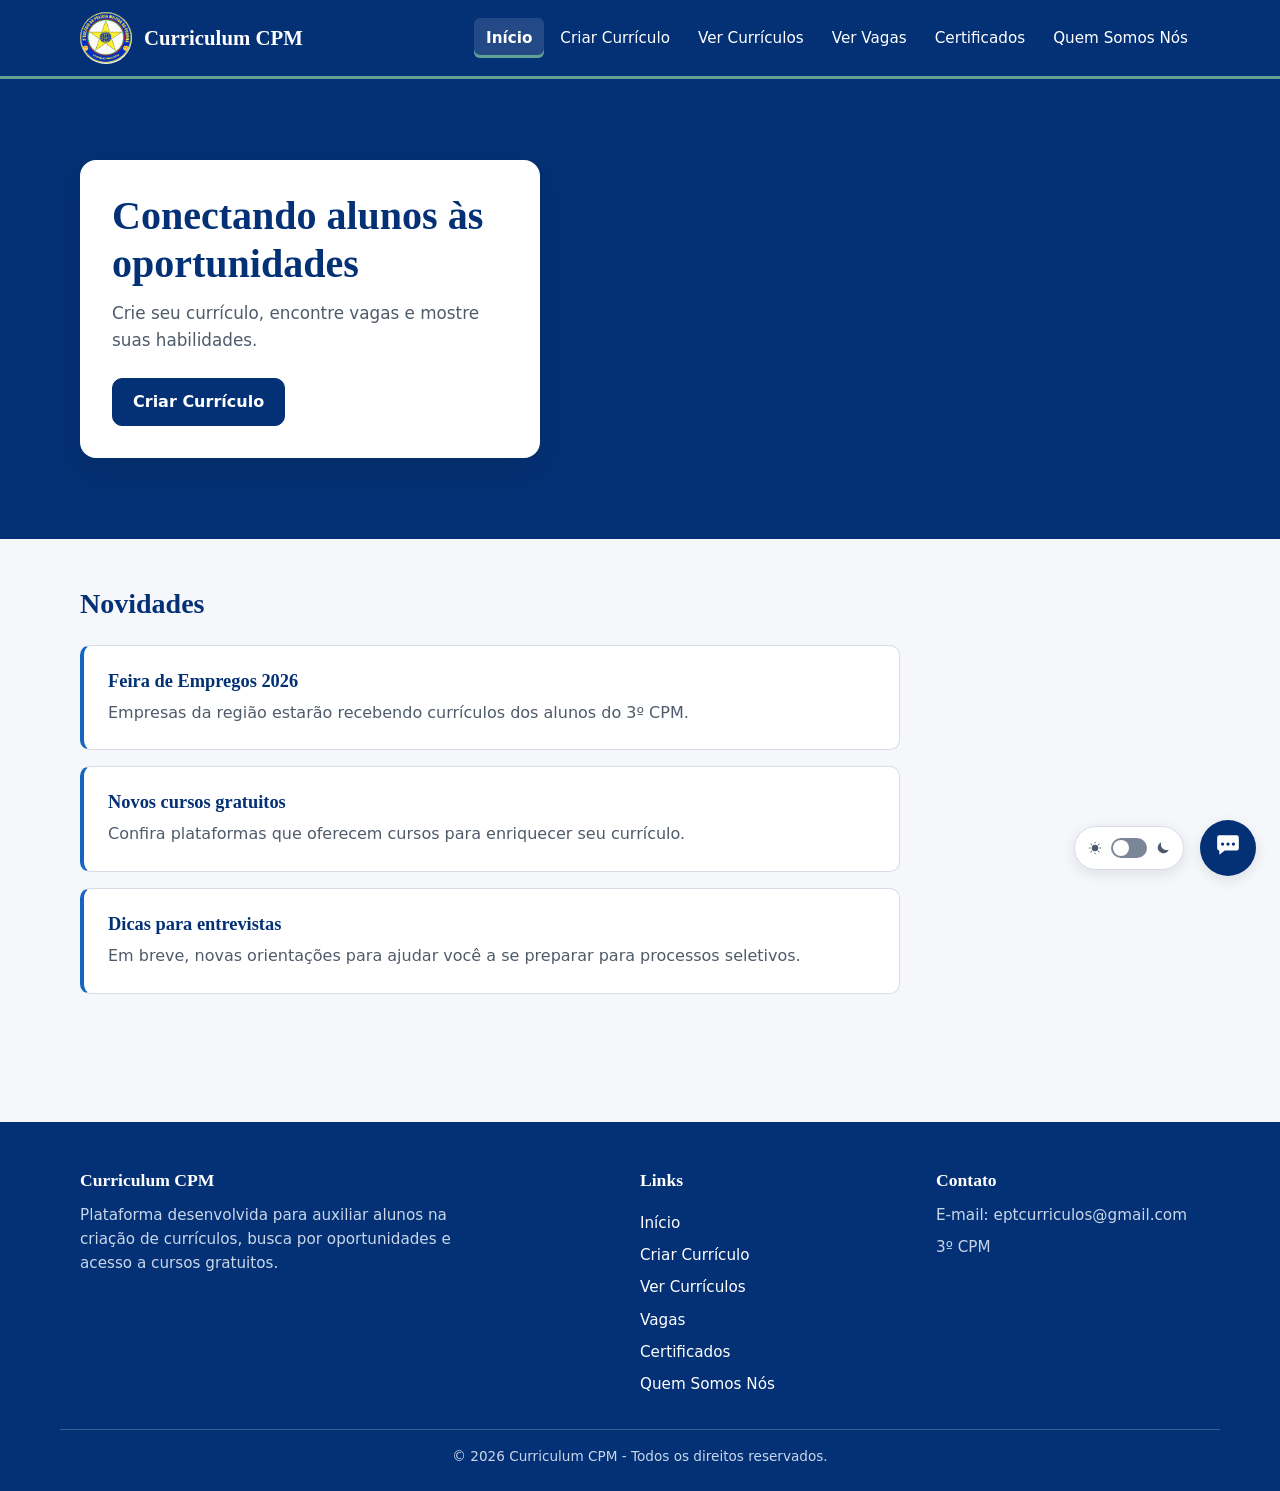
<file: index.html>
<!DOCTYPE html>
<html lang="pt-BR">
<head>
    <meta charset="UTF-8">
    <meta name="viewport" content="width=device-width, initial-scale=1.0">
    <title>Início | Curriculum CPM</title>
  <link rel="stylesheet" href="css/styles.css">
  <link rel="stylesheet" href="css/site-chrome.css">
  <link rel="stylesheet" href="css/chatbot.css">
  <link rel="stylesheet" href="css/inicio.css">
</head>
  <body>
  <script src="js/tema-inicial.js"></script>
  <a class="pular-conteudo" href="#conteudo">Pular para o conteúdo principal</a>
    <header class="site-header">
    <nav class="site-nav" aria-label="Navegação principal">
      <a class="logo" href="index.html">
        <img src="logo3cpm.png" alt="Logo do 3º CPM" width="52" height="52">
        <span>Curriculum CPM</span>
      </a>
      <button class="menu-toggle" type="button" aria-expanded="false" aria-controls="menu-principal" hidden>
        <svg class="icone-abrir" viewBox="0 0 24 24" aria-hidden="true" focusable="false"><path d="M3 6h18v2H3V6Zm0 5h18v2H3v-2Zm0 5h18v2H3v-2Z"/></svg>
        <svg class="icone-fechar" viewBox="0 0 24 24" aria-hidden="true" focusable="false"><path d="m6.4 5 5.6 5.6L17.6 5 19 6.4 13.4 12l5.6 5.6-1.4 1.4-5.6-5.6L6.4 19 5 17.6l5.6-5.6L5 6.4 6.4 5Z"/></svg>
        <span>Menu</span>
      </button>
      <div class="menu" id="menu-principal">
        <a class="ativo" aria-current="page" href="index.html">Início</a>
        <a href="curriculo.html">Criar Currículo</a>
        <a href="vercurriculos.html">Ver Currículos</a>
        <a href="vagas.html">Ver Vagas</a>
        <a href="certificados.html">Certificados</a>
        <a href="quem-somos-nos.html">Quem Somos Nós</a>
      </div>
    </nav>
  </header>

    <main id="conteudo">
      <section class="banner">
        <div class="apresentacao">
          <h1>
            Conectando alunos às oportunidades
          </h1>

          <p>
            Crie seu currículo, encontre vagas e mostre suas habilidades.
          </p>

          <a class="botao-criar-curriculo" href="curriculo.html">Criar Currículo</a>
        </div>
      </section>

      <section class="novidades">
        <h2>Novidades</h2>

        <article class="noticia">
          <h3>Feira de Empregos 2026</h3>
          <p>
            Empresas da região estarão recebendo currículos dos alunos do 3º CPM.
          </p>
        </article>

        <article class="noticia">
          <h3>Novos cursos gratuitos</h3>
          <p>
            Confira plataformas que oferecem cursos para enriquecer seu currículo.
          </p>
        </article>

        <article class="noticia">
          <h3>Dicas para entrevistas</h3>
          <p>
            Em breve, novas orientações para ajudar você a se preparar para processos seletivos.
          </p>
        </article>
      </section>
    </main>

    <footer class="site-footer">
    <div class="footer-container">
      <div class="footer-info">
        <h2 class="footer-titulo">Curriculum CPM</h2>
        <p>Plataforma desenvolvida para auxiliar alunos na criação de currículos, busca por oportunidades e acesso a cursos gratuitos.</p>
      </div>
      <nav class="footer-links" aria-label="Links do rodapé">
        <h2 class="footer-titulo">Links</h2>
        <a href="index.html">Início</a>
        <a href="curriculo.html">Criar Currículo</a>
        <a href="vercurriculos.html">Ver Currículos</a>
        <a href="vagas.html">Vagas</a>
        <a href="certificados.html">Certificados</a>
        <a href="quem-somos-nos.html">Quem Somos Nós</a>
      </nav>
      <div class="footer-contato">
        <h2 class="footer-titulo">Contato</h2>
        <p>E-mail: eptcurriculos@gmail.com</p>
        <p>3º CPM</p>
      </div>
    </div>
    <p class="copyright">© 2026 Curriculum CPM - Todos os direitos reservados.</p>
  </footer>

    <button class="theme-toggle" type="button" aria-label="Modo escuro" aria-pressed="false">
    <span class="theme-icon" aria-hidden="true"><svg viewBox="0 0 24 24" focusable="false"><path d="M12 7a5 5 0 1 0 0 10 5 5 0 0 0 0-10Zm0-5 1 3h-2l1-3Zm0 20-1-3h2l-1 3ZM2 12l3-1v2l-3-1Zm20 0-3 1v-2l3 1ZM4.9 4.9l2.8 1.4-1.4 1.4-1.4-2.8Zm14.2 14.2-2.8-1.4 1.4-1.4 1.4 2.8Zm0-14.2-1.4 2.8-1.4-1.4 2.8-1.4ZM4.9 19.1l1.4-2.8 1.4 1.4-2.8 1.4Z"/></svg></span>
    <span class="theme-track" aria-hidden="true"><span class="theme-thumb"></span></span>
    <span class="theme-icon" aria-hidden="true"><svg viewBox="0 0 24 24" focusable="false"><path d="M20.5 14.5A8.5 8.5 0 0 1 9.5 3.5a8.5 8.5 0 1 0 11 11Z"/></svg></span>
  </button>
    <button class="chatbot" type="button" aria-label="Abrir chat de atendimento"></button>
    <script src="js/menu.js"></script>
  <script src="js/nina-conteudo.js"></script>
  <script src="js/chatbot.js"></script>
    <script src="js/main.js"></script>
  </body>
</html>
</file>
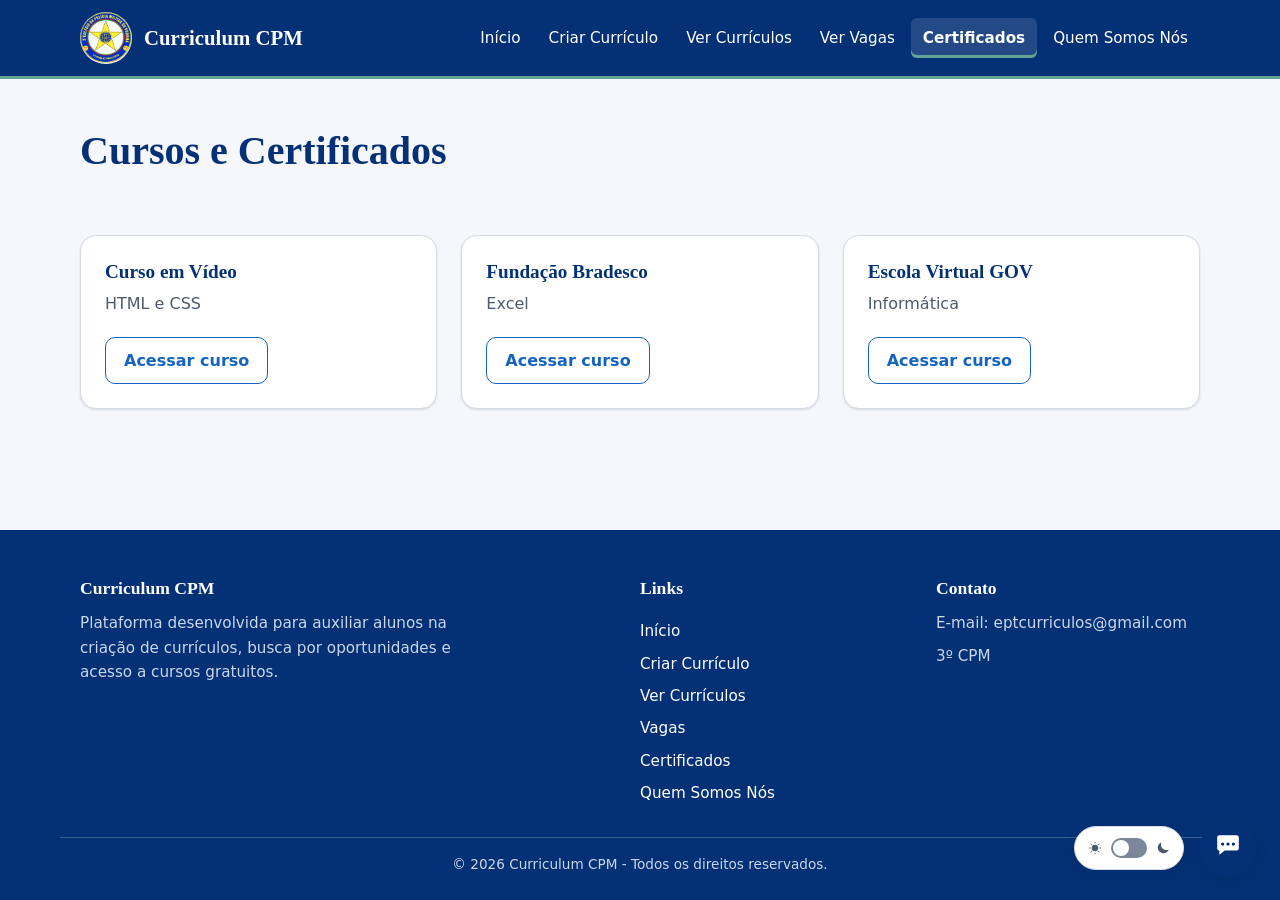
<file: certificados.html>
<!DOCTYPE html>
<html lang="pt-BR">
<head>
  <meta charset="UTF-8">
  <meta name="viewport" content="width=device-width, initial-scale=1.0">
  <title>Cursos e Certificados | Curriculum CPM</title>
  <link rel="stylesheet" href="css/styles.css">
  <link rel="stylesheet" href="css/site-chrome.css">
  <link rel="stylesheet" href="css/chatbot.css">
  <link rel="stylesheet" href="css/oportunidades.css">
</head>
  <body>
  <script src="js/tema-inicial.js"></script>
  <a class="pular-conteudo" href="#conteudo">Pular para o conteúdo principal</a>
    <header class="site-header">
    <nav class="site-nav" aria-label="Navegação principal">
      <a class="logo" href="index.html">
        <img src="logo3cpm.png" alt="Logo do 3º CPM" width="52" height="52">
        <span>Curriculum CPM</span>
      </a>
      <button class="menu-toggle" type="button" aria-expanded="false" aria-controls="menu-principal" hidden>
        <svg class="icone-abrir" viewBox="0 0 24 24" aria-hidden="true" focusable="false"><path d="M3 6h18v2H3V6Zm0 5h18v2H3v-2Zm0 5h18v2H3v-2Z"/></svg>
        <svg class="icone-fechar" viewBox="0 0 24 24" aria-hidden="true" focusable="false"><path d="m6.4 5 5.6 5.6L17.6 5 19 6.4 13.4 12l5.6 5.6-1.4 1.4-5.6-5.6L6.4 19 5 17.6l5.6-5.6L5 6.4 6.4 5Z"/></svg>
        <span>Menu</span>
      </button>
      <div class="menu" id="menu-principal">
        <a href="index.html">Início</a>
        <a href="curriculo.html">Criar Currículo</a>
        <a href="vercurriculos.html">Ver Currículos</a>
        <a href="vagas.html">Ver Vagas</a>
        <a class="ativo" aria-current="page" href="certificados.html">Certificados</a>
        <a href="quem-somos-nos.html">Quem Somos Nós</a>
      </div>
    </nav>
  </header>

    <main id="conteudo">
      <section class="cabecalho-pagina">
        <h1>Cursos e Certificados</h1>
      </section>

      <section class="certificados">
        <div class="card">
          <h2>Curso em Vídeo</h2>
          <p>HTML e CSS</p>
          <a href="https://www.cursoemvideo.com/" target="_blank" rel="noopener">Acessar curso<span class="visualmente-oculto"> de HTML e CSS no Curso em Vídeo</span><span class="visualmente-oculto"> (abre em nova aba)</span></a>
        </div>

        <div class="card">
          <h2>Fundação Bradesco</h2>
          <p>Excel</p>
          <a href="https://www.ev.org.br/areas-de-interesse" target="_blank" rel="noopener">Acessar curso<span class="visualmente-oculto"> de Excel na Fundação Bradesco</span><span class="visualmente-oculto"> (abre em nova aba)</span></a>
        </div>

        <div class="card">
          <h2>Escola Virtual GOV</h2>
          <p>Informática</p>
          <a href="https://aprendamais.mec.gov.br/course/index.php?categoryid=8" target="_blank" rel="noopener">Acessar curso<span class="visualmente-oculto"> de Informática na Escola Virtual GOV</span><span class="visualmente-oculto"> (abre em nova aba)</span></a>
        </div>
      </section>
    </main>

    <footer class="site-footer">
    <div class="footer-container">
      <div class="footer-info">
        <h2 class="footer-titulo">Curriculum CPM</h2>
        <p>Plataforma desenvolvida para auxiliar alunos na criação de currículos, busca por oportunidades e acesso a cursos gratuitos.</p>
      </div>
      <nav class="footer-links" aria-label="Links do rodapé">
        <h2 class="footer-titulo">Links</h2>
        <a href="index.html">Início</a>
        <a href="curriculo.html">Criar Currículo</a>
        <a href="vercurriculos.html">Ver Currículos</a>
        <a href="vagas.html">Vagas</a>
        <a href="certificados.html">Certificados</a>
        <a href="quem-somos-nos.html">Quem Somos Nós</a>
      </nav>
      <div class="footer-contato">
        <h2 class="footer-titulo">Contato</h2>
        <p>E-mail: eptcurriculos@gmail.com</p>
        <p>3º CPM</p>
      </div>
    </div>
    <p class="copyright">© 2026 Curriculum CPM - Todos os direitos reservados.</p>
  </footer>

    <button class="theme-toggle" type="button" aria-label="Modo escuro" aria-pressed="false">
    <span class="theme-icon" aria-hidden="true"><svg viewBox="0 0 24 24" focusable="false"><path d="M12 7a5 5 0 1 0 0 10 5 5 0 0 0 0-10Zm0-5 1 3h-2l1-3Zm0 20-1-3h2l-1 3ZM2 12l3-1v2l-3-1Zm20 0-3 1v-2l3 1ZM4.9 4.9l2.8 1.4-1.4 1.4-1.4-2.8Zm14.2 14.2-2.8-1.4 1.4-1.4 1.4 2.8Zm0-14.2-1.4 2.8-1.4-1.4 2.8-1.4ZM4.9 19.1l1.4-2.8 1.4 1.4-2.8 1.4Z"/></svg></span>
    <span class="theme-track" aria-hidden="true"><span class="theme-thumb"></span></span>
    <span class="theme-icon" aria-hidden="true"><svg viewBox="0 0 24 24" focusable="false"><path d="M20.5 14.5A8.5 8.5 0 0 1 9.5 3.5a8.5 8.5 0 1 0 11 11Z"/></svg></span>
  </button>
    <button class="chatbot" type="button" aria-label="Abrir chat de atendimento"></button>
    <script src="js/menu.js"></script>
  <script src="js/nina-conteudo.js"></script>
  <script src="js/chatbot.js"></script>
    <script src="js/main.js"></script>
  </body>
</html>
</file>
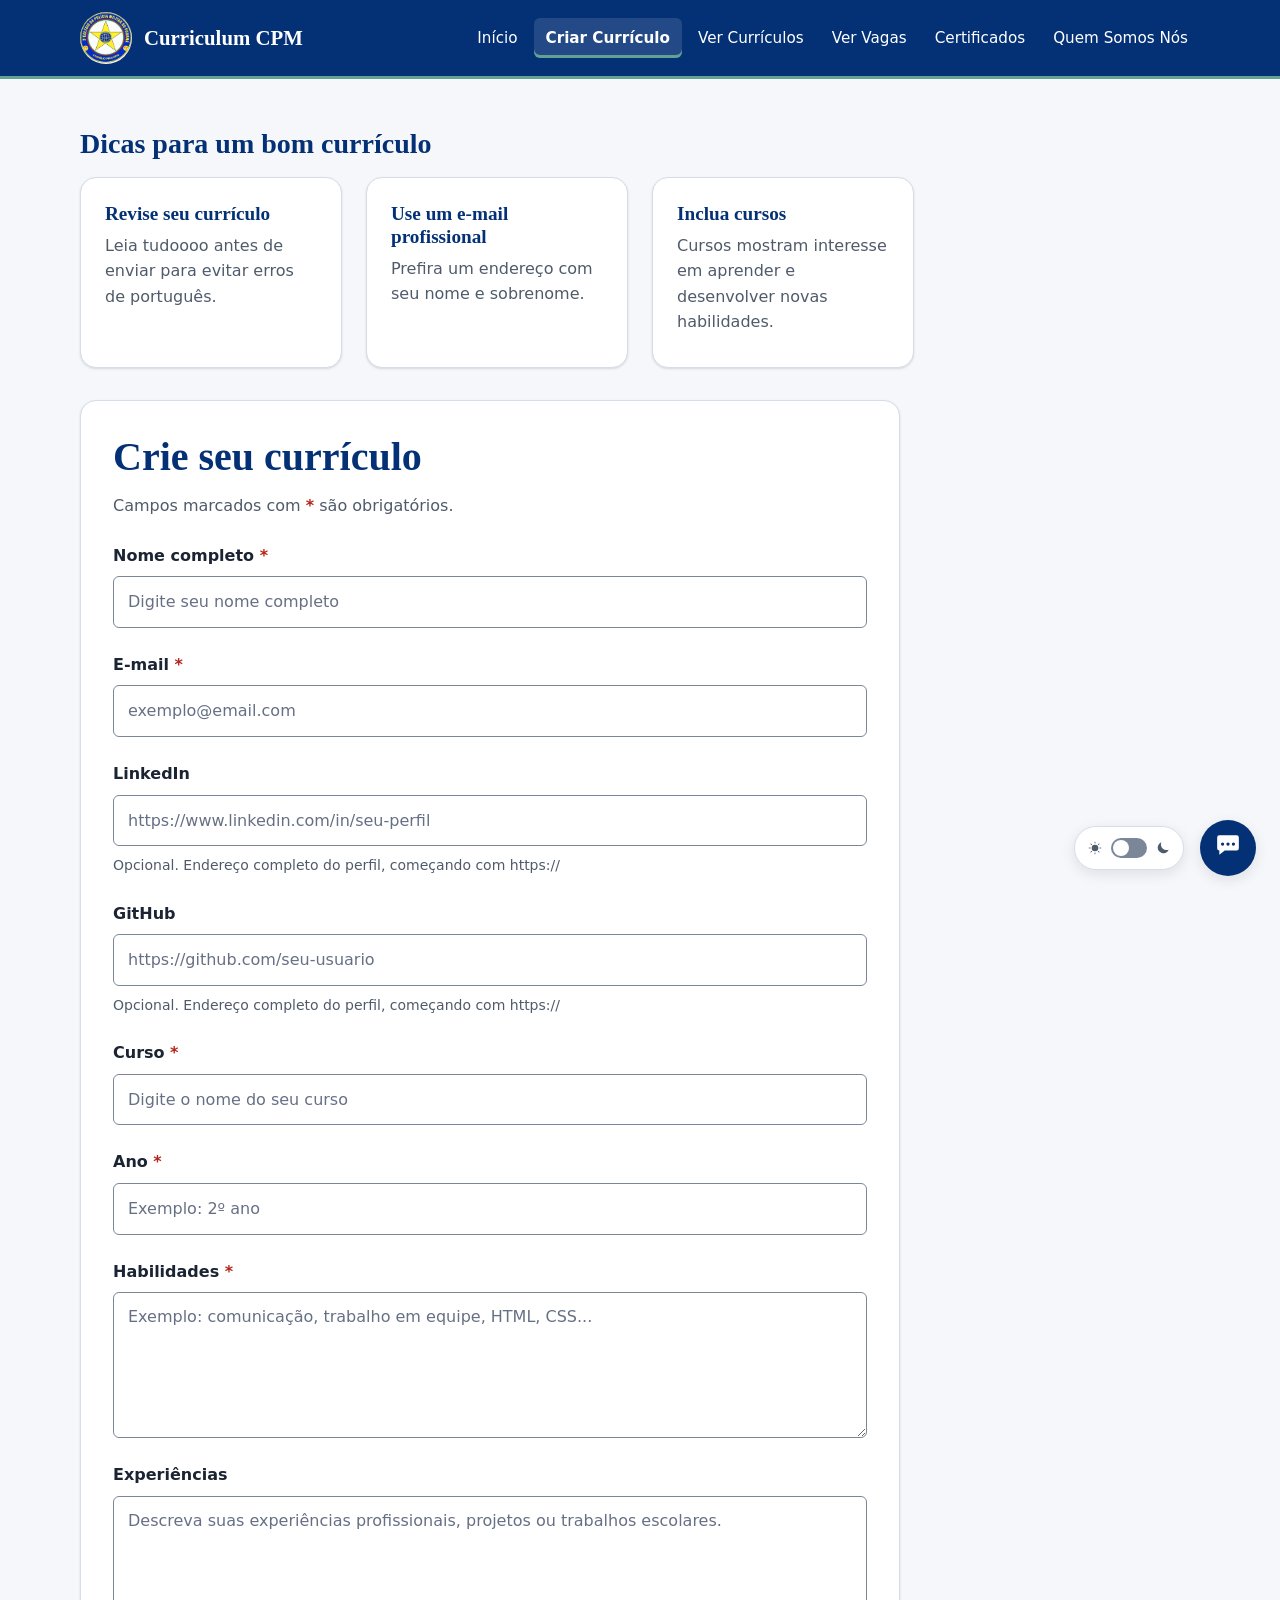
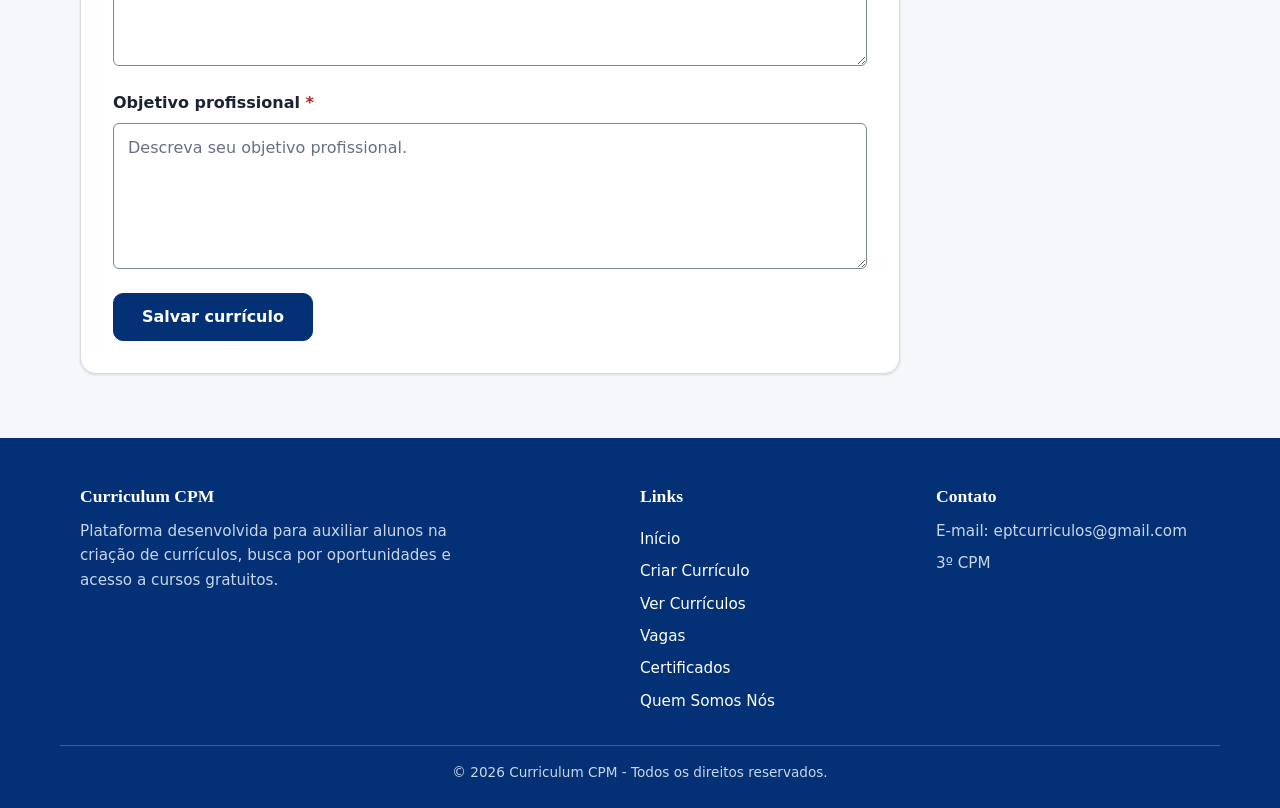
<file: curriculo.html>
<!DOCTYPE html>
<html lang="pt-BR">
<head>
  <meta charset="UTF-8">
  <meta name="viewport" content="width=device-width, initial-scale=1.0">
  <title>Criar Currículo | Curriculum CPM</title>
  <link rel="stylesheet" href="css/styles.css">
  <link rel="stylesheet" href="css/site-chrome.css">
  <link rel="stylesheet" href="css/chatbot.css">
  <link rel="stylesheet" href="css/curriculo.css">
</head>
  <body>
  <script src="js/tema-inicial.js"></script>
  <a class="pular-conteudo" href="#conteudo">Pular para o conteúdo principal</a>
    <header class="site-header">
    <nav class="site-nav" aria-label="Navegação principal">
      <a class="logo" href="index.html">
        <img src="logo3cpm.png" alt="Logo do 3º CPM" width="52" height="52">
        <span>Curriculum CPM</span>
      </a>
      <button class="menu-toggle" type="button" aria-expanded="false" aria-controls="menu-principal" hidden>
        <svg class="icone-abrir" viewBox="0 0 24 24" aria-hidden="true" focusable="false"><path d="M3 6h18v2H3V6Zm0 5h18v2H3v-2Zm0 5h18v2H3v-2Z"/></svg>
        <svg class="icone-fechar" viewBox="0 0 24 24" aria-hidden="true" focusable="false"><path d="m6.4 5 5.6 5.6L17.6 5 19 6.4 13.4 12l5.6 5.6-1.4 1.4-5.6-5.6L6.4 19 5 17.6l5.6-5.6L5 6.4 6.4 5Z"/></svg>
        <span>Menu</span>
      </button>
      <div class="menu" id="menu-principal">
        <a href="index.html">Início</a>
        <a class="ativo" aria-current="page" href="curriculo.html">Criar Currículo</a>
        <a href="vercurriculos.html">Ver Currículos</a>
        <a href="vagas.html">Ver Vagas</a>
        <a href="certificados.html">Certificados</a>
        <a href="quem-somos-nos.html">Quem Somos Nós</a>
      </div>
    </nav>
  </header>

    <main id="conteudo">
      <section class="dicas">
        <h2>Dicas para um bom currículo</h2>

        <div class="cards">
          <div class="card">
            <h3>Revise seu currículo</h3>
            <p>
              Leia tudoooo antes de enviar para evitar erros de português.
            </p>
          </div>

          <div class="card">
            <h3>Use um e-mail profissional</h3>
            <p>
              Prefira um endereço com seu nome e sobrenome.
            </p>
          </div>

          <div class="card">
            <h3>Inclua cursos</h3>
            <p>
              Cursos mostram interesse em aprender e desenvolver novas habilidades.
            </p>
          </div>
        </div>
      </section>

      <section class="curriculo" id="formulario">
        <h1>Crie seu currículo</h1>
        <p class="dica-formulario">Campos marcados com <span class="obrigatorio" aria-hidden="true">*</span><span class="visualmente-oculto">asterisco</span> são obrigatórios.</p>

        <form action="https://formspree.io/f/xeeykpoe" method="POST">
          <label for="nome">Nome completo <span class="obrigatorio" aria-hidden="true">*</span></label>
          <input type="text" id="nome" name="nome_completo" placeholder="Digite seu nome completo" autocomplete="name" required>

          <label for="email">E-mail <span class="obrigatorio" aria-hidden="true">*</span></label>
          <input type="email" id="email" name="email" placeholder="exemplo@email.com" autocomplete="email" required>

          <label for="linkedin">LinkedIn</label>
          <input type="url" id="linkedin" name="linkedin" placeholder="https://www.linkedin.com/in/seu-perfil" autocomplete="url" aria-describedby="dica-linkedin">
          <p class="dica-campo" id="dica-linkedin">Opcional. Endereço completo do perfil, começando com https://</p>

          <label for="github">GitHub</label>
          <input type="url" id="github" name="github" placeholder="https://github.com/seu-usuario" aria-describedby="dica-github">
          <p class="dica-campo" id="dica-github">Opcional. Endereço completo do perfil, começando com https://</p>

          <label for="curso">Curso <span class="obrigatorio" aria-hidden="true">*</span></label>
          <input type="text" id="curso" name="curso" placeholder="Digite o nome do seu curso" required>

          <label for="ano">Ano <span class="obrigatorio" aria-hidden="true">*</span></label>
          <input type="text" id="ano" name="ano" placeholder="Exemplo: 2º ano" required>

          <label for="habilidades">Habilidades <span class="obrigatorio" aria-hidden="true">*</span></label>
          <textarea id="habilidades" name="habilidades" rows="5" placeholder="Exemplo: comunicação, trabalho em equipe, HTML, CSS..." required></textarea>

          <label for="experiencias">Experiências</label>
          <textarea id="experiencias" name="experiencias" rows="6" placeholder="Descreva suas experiências profissionais, projetos ou trabalhos escolares."></textarea>

          <label for="objetivo">Objetivo profissional <span class="obrigatorio" aria-hidden="true">*</span></label>
          <textarea id="objetivo" name="objetivo_profissional" rows="5" placeholder="Descreva seu objetivo profissional." required></textarea>

          <input type="hidden" name="_subject" value="Novo currículo enviado pelo site">

          <button type="submit" class="botao-criar-curriculo">Salvar currículo</button>
        </form>
      </section>
    </main>

    <footer class="site-footer">
    <div class="footer-container">
      <div class="footer-info">
        <h2 class="footer-titulo">Curriculum CPM</h2>
        <p>Plataforma desenvolvida para auxiliar alunos na criação de currículos, busca por oportunidades e acesso a cursos gratuitos.</p>
      </div>
      <nav class="footer-links" aria-label="Links do rodapé">
        <h2 class="footer-titulo">Links</h2>
        <a href="index.html">Início</a>
        <a href="curriculo.html">Criar Currículo</a>
        <a href="vercurriculos.html">Ver Currículos</a>
        <a href="vagas.html">Vagas</a>
        <a href="certificados.html">Certificados</a>
        <a href="quem-somos-nos.html">Quem Somos Nós</a>
      </nav>
      <div class="footer-contato">
        <h2 class="footer-titulo">Contato</h2>
        <p>E-mail: eptcurriculos@gmail.com</p>
        <p>3º CPM</p>
      </div>
    </div>
    <p class="copyright">© 2026 Curriculum CPM - Todos os direitos reservados.</p>
  </footer>

    <button class="theme-toggle" type="button" aria-label="Modo escuro" aria-pressed="false">
    <span class="theme-icon" aria-hidden="true"><svg viewBox="0 0 24 24" focusable="false"><path d="M12 7a5 5 0 1 0 0 10 5 5 0 0 0 0-10Zm0-5 1 3h-2l1-3Zm0 20-1-3h2l-1 3ZM2 12l3-1v2l-3-1Zm20 0-3 1v-2l3 1ZM4.9 4.9l2.8 1.4-1.4 1.4-1.4-2.8Zm14.2 14.2-2.8-1.4 1.4-1.4 1.4 2.8Zm0-14.2-1.4 2.8-1.4-1.4 2.8-1.4ZM4.9 19.1l1.4-2.8 1.4 1.4-2.8 1.4Z"/></svg></span>
    <span class="theme-track" aria-hidden="true"><span class="theme-thumb"></span></span>
    <span class="theme-icon" aria-hidden="true"><svg viewBox="0 0 24 24" focusable="false"><path d="M20.5 14.5A8.5 8.5 0 0 1 9.5 3.5a8.5 8.5 0 1 0 11 11Z"/></svg></span>
  </button>
    <button class="chatbot" type="button" aria-label="Abrir chat de atendimento"></button>
    <script src="js/menu.js"></script>
  <script src="js/nina-conteudo.js"></script>
  <script src="js/chatbot.js"></script>
    <script src="js/main.js"></script>
  </body>
</html>
</file>
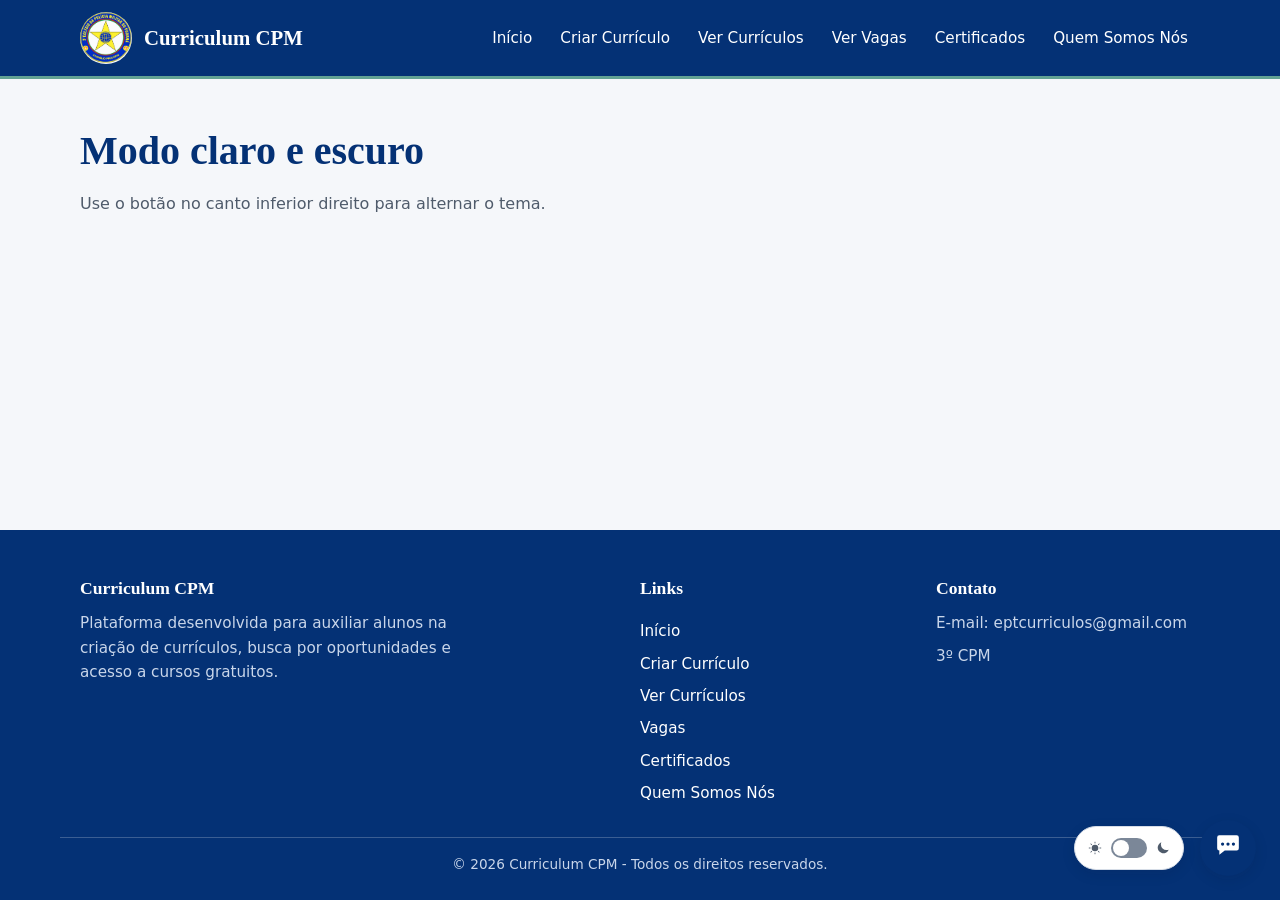
<file: dark_light.html>
<!DOCTYPE html>
<html lang="pt-BR">
<head>
    <meta charset="UTF-8">
    <meta name="viewport" content="width=device-width, initial-scale=1.0">
  <link rel="stylesheet" href="css/styles.css">
  <link rel="stylesheet" href="css/site-chrome.css">
  <link rel="stylesheet" href="css/chatbot.css">
  <link rel="stylesheet" href="css/dark_light.css">
    <title>Modo claro e escuro | Curriculum CPM</title>
</head>
<body>
  <script src="js/tema-inicial.js"></script>
  <a class="pular-conteudo" href="#conteudo">Pular para o conteúdo principal</a>
    <header class="site-header">
    <nav class="site-nav" aria-label="Navegação principal">
      <a class="logo" href="index.html">
        <img src="logo3cpm.png" alt="Logo do 3º CPM" width="52" height="52">
        <span>Curriculum CPM</span>
      </a>
      <button class="menu-toggle" type="button" aria-expanded="false" aria-controls="menu-principal" hidden>
        <svg class="icone-abrir" viewBox="0 0 24 24" aria-hidden="true" focusable="false"><path d="M3 6h18v2H3V6Zm0 5h18v2H3v-2Zm0 5h18v2H3v-2Z"/></svg>
        <svg class="icone-fechar" viewBox="0 0 24 24" aria-hidden="true" focusable="false"><path d="m6.4 5 5.6 5.6L17.6 5 19 6.4 13.4 12l5.6 5.6-1.4 1.4-5.6-5.6L6.4 19 5 17.6l5.6-5.6L5 6.4 6.4 5Z"/></svg>
        <span>Menu</span>
      </button>
      <div class="menu" id="menu-principal">
        <a href="index.html">Início</a>
        <a href="curriculo.html">Criar Currículo</a>
        <a href="vercurriculos.html">Ver Currículos</a>
        <a href="vagas.html">Ver Vagas</a>
        <a href="certificados.html">Certificados</a>
        <a href="quem-somos-nos.html">Quem Somos Nós</a>
      </div>
    </nav>
  </header>
    <main id="conteudo"><section class="explicacao-tema"><h1>Modo claro e escuro</h1><p>Use o botão no canto inferior direito para alternar o tema.</p></section></main>
    <footer class="site-footer">
    <div class="footer-container">
      <div class="footer-info">
        <h2 class="footer-titulo">Curriculum CPM</h2>
        <p>Plataforma desenvolvida para auxiliar alunos na criação de currículos, busca por oportunidades e acesso a cursos gratuitos.</p>
      </div>
      <nav class="footer-links" aria-label="Links do rodapé">
        <h2 class="footer-titulo">Links</h2>
        <a href="index.html">Início</a>
        <a href="curriculo.html">Criar Currículo</a>
        <a href="vercurriculos.html">Ver Currículos</a>
        <a href="vagas.html">Vagas</a>
        <a href="certificados.html">Certificados</a>
        <a href="quem-somos-nos.html">Quem Somos Nós</a>
      </nav>
      <div class="footer-contato">
        <h2 class="footer-titulo">Contato</h2>
        <p>E-mail: eptcurriculos@gmail.com</p>
        <p>3º CPM</p>
      </div>
    </div>
    <p class="copyright">© 2026 Curriculum CPM - Todos os direitos reservados.</p>
  </footer>

    <button class="theme-toggle" type="button" aria-label="Modo escuro" aria-pressed="false">
    <span class="theme-icon" aria-hidden="true"><svg viewBox="0 0 24 24" focusable="false"><path d="M12 7a5 5 0 1 0 0 10 5 5 0 0 0 0-10Zm0-5 1 3h-2l1-3Zm0 20-1-3h2l-1 3ZM2 12l3-1v2l-3-1Zm20 0-3 1v-2l3 1ZM4.9 4.9l2.8 1.4-1.4 1.4-1.4-2.8Zm14.2 14.2-2.8-1.4 1.4-1.4 1.4 2.8Zm0-14.2-1.4 2.8-1.4-1.4 2.8-1.4ZM4.9 19.1l1.4-2.8 1.4 1.4-2.8 1.4Z"/></svg></span>
    <span class="theme-track" aria-hidden="true"><span class="theme-thumb"></span></span>
    <span class="theme-icon" aria-hidden="true"><svg viewBox="0 0 24 24" focusable="false"><path d="M20.5 14.5A8.5 8.5 0 0 1 9.5 3.5a8.5 8.5 0 1 0 11 11Z"/></svg></span>
  </button>
    <button class="chatbot" type="button" aria-label="Abrir chat de atendimento"></button>
    <script src="js/menu.js"></script>
  <script src="js/nina-conteudo.js"></script>
  <script src="js/chatbot.js"></script>
    <script src="js/main.js"></script>
</body>
</html>
</file>
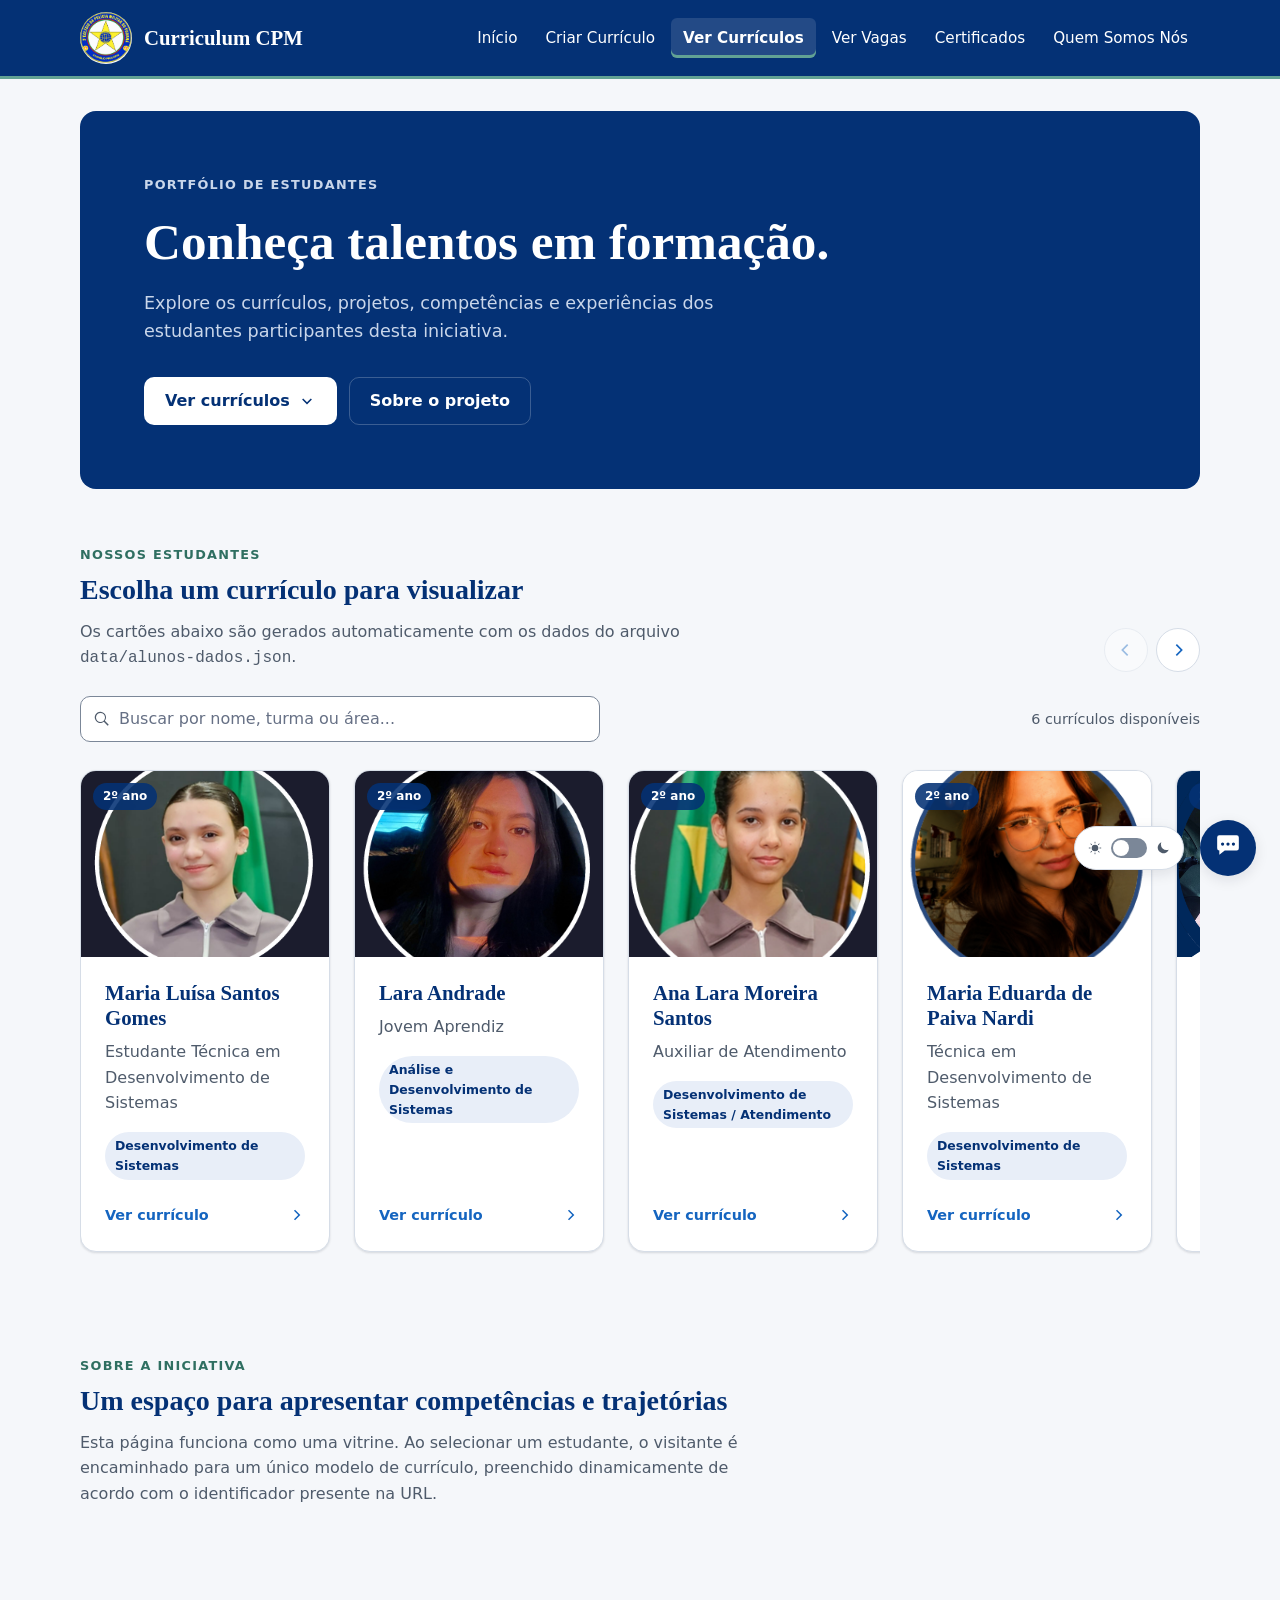
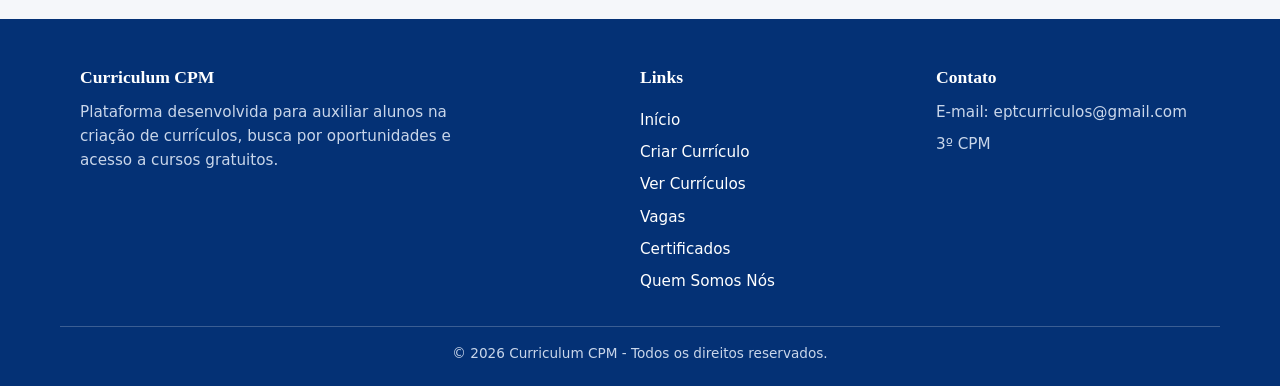
<file: modelo-curriculos.html>
<!DOCTYPE html>
<html lang="pt-BR">
<head>
  <meta charset="UTF-8">
  <meta name="viewport" content="width=device-width, initial-scale=1.0">
  <meta
    name="description"
    content="Vitrine de currículos de estudantes do projeto."
  >
  <title>Modelos de Currículo | Curriculum CPM</title>

  <link rel="stylesheet" href="css/styles.css">
  <link rel="stylesheet" href="css/site-chrome.css">
  <link rel="stylesheet" href="css/chatbot.css">
  <link rel="stylesheet" href="css/modelo-curriculos.css">
</head>

<body>
  <script src="js/tema-inicial.js"></script>
  <a class="pular-conteudo" href="#conteudo">Pular para o conteúdo principal</a>
  <header class="site-header">
    <nav class="site-nav" aria-label="Navegação principal">
      <a class="logo" href="index.html">
        <img src="logo3cpm.png" alt="Logo do 3º CPM" width="52" height="52">
        <span>Curriculum CPM</span>
      </a>
      <button class="menu-toggle" type="button" aria-expanded="false" aria-controls="menu-principal" hidden>
        <svg class="icone-abrir" viewBox="0 0 24 24" aria-hidden="true" focusable="false"><path d="M3 6h18v2H3V6Zm0 5h18v2H3v-2Zm0 5h18v2H3v-2Z"/></svg>
        <svg class="icone-fechar" viewBox="0 0 24 24" aria-hidden="true" focusable="false"><path d="m6.4 5 5.6 5.6L17.6 5 19 6.4 13.4 12l5.6 5.6-1.4 1.4-5.6-5.6L6.4 19 5 17.6l5.6-5.6L5 6.4 6.4 5Z"/></svg>
        <span>Menu</span>
      </button>
      <div class="menu" id="menu-principal">
        <a href="index.html">Início</a>
        <a href="curriculo.html">Criar Currículo</a>
        <a class="ativo" aria-current="page" href="vercurriculos.html">Ver Currículos</a>
        <a href="vagas.html">Ver Vagas</a>
        <a href="certificados.html">Certificados</a>
        <a href="quem-somos-nos.html">Quem Somos Nós</a>
      </div>
    </nav>
  </header>

  <main id="conteudo">
    <section class="hero">
      <div class="container">
        <div class="hero-panel">
          <div class="hero-content">
            <p class="eyebrow">Portfólio de estudantes</p>
            <h1>Conheça talentos em formação.</h1>
            <p class="hero-description">
              Explore os currículos, projetos, competências e experiências dos estudantes
              participantes desta iniciativa.
            </p>

            <div class="hero-actions">
              <a class="button button-primary" href="#curriculos">
                Ver currículos
                <svg viewBox="0 0 24 24" aria-hidden="true">
                  <path d="M12 16.5 5.5 10l1.4-1.4 5.1 5.1 5.1-5.1 1.4 1.4-6.5 6.5Z"/>
                </svg>
              </a>

              <a class="button button-secondary" href="#sobre-projeto">
                Sobre o projeto
              </a>
            </div>
          </div>
        </div>
      </div>
    </section>

    <section id="curriculos" class="students-section" aria-labelledby="titulo-curriculos">
      <div class="container">
        <div class="section-heading">
          <div class="section-heading-copy">
            <p class="section-kicker">Nossos estudantes</p>
            <h2 id="titulo-curriculos">Escolha um currículo para visualizar</h2>
            <p class="section-description">
              Os cartões abaixo são gerados automaticamente com os dados do arquivo
              <code>data/alunos-dados.json</code>.
            </p>
          </div>

          <div class="carousel-actions" role="group" aria-label="Controles do carrossel">
            <button
              id="btn-anterior"
              class="carousel-button"
              type="button"
              aria-label="Mostrar currículos anteriores"
            >
              <svg viewBox="0 0 24 24" aria-hidden="true">
                <path d="m14.7 6.3-1.4-1.4L6.2 12l7.1 7.1 1.4-1.4L9 12l5.7-5.7Z"/>
              </svg>
            </button>

            <button
              id="btn-proximo"
              class="carousel-button"
              type="button"
              aria-label="Mostrar próximos currículos"
            >
              <svg viewBox="0 0 24 24" aria-hidden="true">
                <path d="m9.3 17.7 1.4 1.4 7.1-7.1-7.1-7.1-1.4 1.4L15 12l-5.7 5.7Z"/>
              </svg>
            </button>
          </div>
        </div>

        <div class="toolbar">
          <label class="search-box" for="busca-aluno">
            <svg viewBox="0 0 24 24" aria-hidden="true">
              <path d="m21 19.6-5.2-5.2a7.5 7.5 0 1 0-1.4 1.4l5.2 5.2 1.4-1.4ZM4 10a6 6 0 1 1 12 0 6 6 0 0 1-12 0Z"/>
            </svg>
            <input
              id="busca-aluno"
              aria-label="Buscar por nome, turma ou área"
              type="search"
              placeholder="Buscar por nome, turma ou área..."
              autocomplete="off"
            >
          </label>

          <p id="status-resultados" class="results-status" aria-live="polite">
            Carregando currículos...
          </p>
        </div>

        <div class="carousel">
          <div
            id="lista-alunos"
            class="carousel-track"
            role="region"
            aria-label="Lista de currículos"
            tabindex="0"
          ></div>
        </div>

        <div id="mensagem-vazia" class="message" role="status">
          <strong>Nenhum estudante encontrado.</strong>
          Tente pesquisar usando outro nome, turma ou área de interesse.
        </div>

        <p id="aviso-dados" class="data-warning">
          O arquivo <strong>data/alunos-dados.json</strong> não pôde ser carregado.
          Dados de demonstração foram exibidos. Recarregue a página para tentar de novo.
        </p>
      </div>
    </section>

    <section id="sobre-projeto" class="students-section" aria-labelledby="titulo-projeto">
      <div class="container">
        <div class="section-heading-copy">
          <p class="section-kicker">Sobre a iniciativa</p>
          <h2 id="titulo-projeto">Um espaço para apresentar competências e trajetórias</h2>
          <p class="section-description">
            Esta página funciona como uma vitrine. Ao selecionar um estudante,
            o visitante é encaminhado para um único modelo de currículo, preenchido
            dinamicamente de acordo com o identificador presente na URL.
          </p>
        </div>
      </div>
    </section>
  </main>

  <footer class="site-footer">
    <div class="footer-container">
      <div class="footer-info">
        <h2 class="footer-titulo">Curriculum CPM</h2>
        <p>Plataforma desenvolvida para auxiliar alunos na criação de currículos, busca por oportunidades e acesso a cursos gratuitos.</p>
      </div>
      <nav class="footer-links" aria-label="Links do rodapé">
        <h2 class="footer-titulo">Links</h2>
        <a href="index.html">Início</a>
        <a href="curriculo.html">Criar Currículo</a>
        <a href="vercurriculos.html">Ver Currículos</a>
        <a href="vagas.html">Vagas</a>
        <a href="certificados.html">Certificados</a>
        <a href="quem-somos-nos.html">Quem Somos Nós</a>
      </nav>
      <div class="footer-contato">
        <h2 class="footer-titulo">Contato</h2>
        <p>E-mail: eptcurriculos@gmail.com</p>
        <p>3º CPM</p>
      </div>
    </div>
    <p class="copyright">© 2026 Curriculum CPM - Todos os direitos reservados.</p>
  </footer>

  <script src="js/modelo-curriculos.js"></script>
  <button class="theme-toggle" type="button" aria-label="Modo escuro" aria-pressed="false">
    <span class="theme-icon" aria-hidden="true"><svg viewBox="0 0 24 24" focusable="false"><path d="M12 7a5 5 0 1 0 0 10 5 5 0 0 0 0-10Zm0-5 1 3h-2l1-3Zm0 20-1-3h2l-1 3ZM2 12l3-1v2l-3-1Zm20 0-3 1v-2l3 1ZM4.9 4.9l2.8 1.4-1.4 1.4-1.4-2.8Zm14.2 14.2-2.8-1.4 1.4-1.4 1.4 2.8Zm0-14.2-1.4 2.8-1.4-1.4 2.8-1.4ZM4.9 19.1l1.4-2.8 1.4 1.4-2.8 1.4Z"/></svg></span>
    <span class="theme-track" aria-hidden="true"><span class="theme-thumb"></span></span>
    <span class="theme-icon" aria-hidden="true"><svg viewBox="0 0 24 24" focusable="false"><path d="M20.5 14.5A8.5 8.5 0 0 1 9.5 3.5a8.5 8.5 0 1 0 11 11Z"/></svg></span>
  </button>
  <button class="chatbot" type="button" aria-label="Abrir chat de atendimento"></button>
  <script src="js/menu.js"></script>
  <script src="js/nina-conteudo.js"></script>
  <script src="js/chatbot.js"></script>
  <script src="js/main.js"></script>
</body>
</html>
</file>
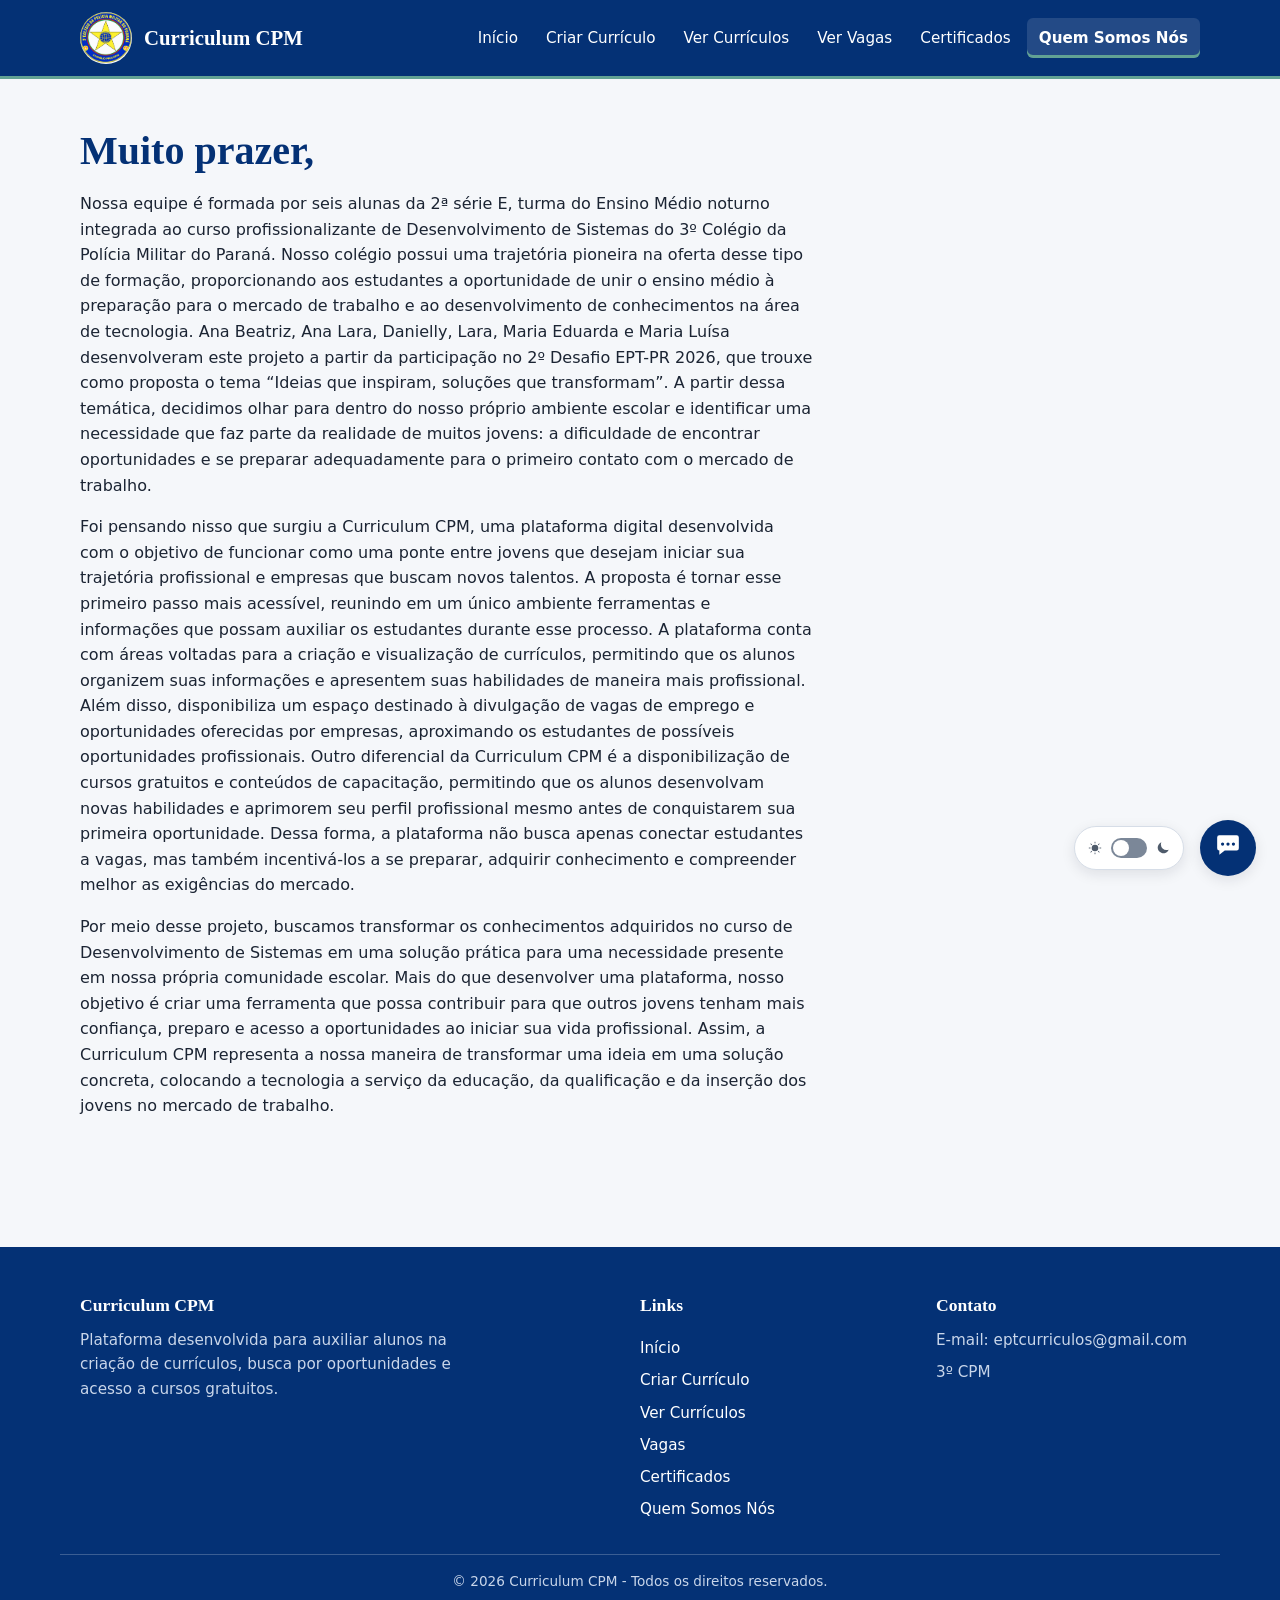
<file: quem-somos-nos.html>
<!DOCTYPE html>
<html lang="pt-BR">
<head>
    <meta charset="UTF-8">
    <meta name="viewport" content="width=device-width, initial-scale=1.0">
    <title>Quem Somos Nós | Curriculum CPM</title>
  <link rel="stylesheet" href="css/styles.css">
  <link rel="stylesheet" href="css/site-chrome.css">
  <link rel="stylesheet" href="css/chatbot.css">
</head>
<body>
  <script src="js/tema-inicial.js"></script>
  <a class="pular-conteudo" href="#conteudo">Pular para o conteúdo principal</a>
<header class="site-header">
    <nav class="site-nav" aria-label="Navegação principal">
      <a class="logo" href="index.html">
        <img src="logo3cpm.png" alt="Logo do 3º CPM" width="52" height="52">
        <span>Curriculum CPM</span>
      </a>
      <button class="menu-toggle" type="button" aria-expanded="false" aria-controls="menu-principal" hidden>
        <svg class="icone-abrir" viewBox="0 0 24 24" aria-hidden="true" focusable="false"><path d="M3 6h18v2H3V6Zm0 5h18v2H3v-2Zm0 5h18v2H3v-2Z"/></svg>
        <svg class="icone-fechar" viewBox="0 0 24 24" aria-hidden="true" focusable="false"><path d="m6.4 5 5.6 5.6L17.6 5 19 6.4 13.4 12l5.6 5.6-1.4 1.4-5.6-5.6L6.4 19 5 17.6l5.6-5.6L5 6.4 6.4 5Z"/></svg>
        <span>Menu</span>
      </button>
      <div class="menu" id="menu-principal">
        <a href="index.html">Início</a>
        <a href="curriculo.html">Criar Currículo</a>
        <a href="vercurriculos.html">Ver Currículos</a>
        <a href="vagas.html">Ver Vagas</a>
        <a href="certificados.html">Certificados</a>
        <a class="ativo" aria-current="page" href="quem-somos-nos.html">Quem Somos Nós</a>
      </div>
    </nav>
  </header>

    <main id="conteudo">
    <section class="texto-corrido">
        <h1>Muito prazer,</h1>
        <p>
            Nossa equipe é formada por seis alunas da 2ª série E, turma do Ensino Médio noturno integrada ao curso profissionalizante de Desenvolvimento de Sistemas do 3º Colégio da Polícia Militar do Paraná. Nosso colégio possui uma trajetória pioneira na oferta desse tipo de formação, proporcionando aos estudantes a oportunidade de unir o ensino médio à preparação para o mercado de trabalho e ao desenvolvimento de conhecimentos na área de tecnologia.
            Ana Beatriz, Ana Lara, Danielly, Lara, Maria Eduarda e Maria Luísa desenvolveram este projeto a partir da participação no 2º Desafio EPT-PR 2026, que trouxe como proposta o tema “Ideias que inspiram, soluções que transformam”. A partir dessa temática, decidimos olhar para dentro do nosso próprio ambiente escolar e identificar uma necessidade que faz parte da realidade de muitos jovens: a dificuldade de encontrar oportunidades e se preparar adequadamente para o primeiro contato com o mercado de trabalho.

        </p>
        <p>
            Foi pensando nisso que surgiu a Curriculum CPM, uma plataforma digital desenvolvida com o objetivo de funcionar como uma ponte entre jovens que desejam iniciar sua trajetória profissional e empresas que buscam novos talentos. A proposta é tornar esse primeiro passo mais acessível, reunindo em um único ambiente ferramentas e informações que possam auxiliar os estudantes durante esse processo.
            A plataforma conta com áreas voltadas para a criação e visualização de currículos, permitindo que os alunos organizem suas informações e apresentem suas habilidades de maneira mais profissional. Além disso, disponibiliza um espaço destinado à divulgação de vagas de emprego e oportunidades oferecidas por empresas, aproximando os estudantes de possíveis oportunidades profissionais.
            Outro diferencial da Curriculum CPM é a disponibilização de cursos gratuitos e conteúdos de capacitação, permitindo que os alunos desenvolvam novas habilidades e aprimorem seu perfil profissional mesmo antes de conquistarem sua primeira oportunidade. Dessa forma, a plataforma não busca apenas conectar estudantes a vagas, mas também incentivá-los a se preparar, adquirir conhecimento e compreender melhor as exigências do mercado.
        </p>
        <p>
            Por meio desse projeto, buscamos transformar os conhecimentos adquiridos no curso de Desenvolvimento de Sistemas em uma solução prática para uma necessidade presente em nossa própria comunidade escolar. Mais do que desenvolver uma plataforma, nosso objetivo é criar uma ferramenta que possa contribuir para que outros jovens tenham mais confiança, preparo e acesso a oportunidades ao iniciar sua vida profissional.
            Assim, a Curriculum CPM representa a nossa maneira de transformar uma ideia em uma solução concreta, colocando a tecnologia a serviço da educação, da qualificação e da inserção dos jovens no mercado de trabalho.
        </p> 
    
        
    </section>
    </main>

        <footer class="site-footer">
    <div class="footer-container">
      <div class="footer-info">
        <h2 class="footer-titulo">Curriculum CPM</h2>
        <p>Plataforma desenvolvida para auxiliar alunos na criação de currículos, busca por oportunidades e acesso a cursos gratuitos.</p>
      </div>
      <nav class="footer-links" aria-label="Links do rodapé">
        <h2 class="footer-titulo">Links</h2>
        <a href="index.html">Início</a>
        <a href="curriculo.html">Criar Currículo</a>
        <a href="vercurriculos.html">Ver Currículos</a>
        <a href="vagas.html">Vagas</a>
        <a href="certificados.html">Certificados</a>
        <a href="quem-somos-nos.html">Quem Somos Nós</a>
      </nav>
      <div class="footer-contato">
        <h2 class="footer-titulo">Contato</h2>
        <p>E-mail: eptcurriculos@gmail.com</p>
        <p>3º CPM</p>
      </div>
    </div>
    <p class="copyright">© 2026 Curriculum CPM - Todos os direitos reservados.</p>
  </footer>
    <button class="theme-toggle" type="button" aria-label="Modo escuro" aria-pressed="false">
    <span class="theme-icon" aria-hidden="true"><svg viewBox="0 0 24 24" focusable="false"><path d="M12 7a5 5 0 1 0 0 10 5 5 0 0 0 0-10Zm0-5 1 3h-2l1-3Zm0 20-1-3h2l-1 3ZM2 12l3-1v2l-3-1Zm20 0-3 1v-2l3 1ZM4.9 4.9l2.8 1.4-1.4 1.4-1.4-2.8Zm14.2 14.2-2.8-1.4 1.4-1.4 1.4 2.8Zm0-14.2-1.4 2.8-1.4-1.4 2.8-1.4ZM4.9 19.1l1.4-2.8 1.4 1.4-2.8 1.4Z"/></svg></span>
    <span class="theme-track" aria-hidden="true"><span class="theme-thumb"></span></span>
    <span class="theme-icon" aria-hidden="true"><svg viewBox="0 0 24 24" focusable="false"><path d="M20.5 14.5A8.5 8.5 0 0 1 9.5 3.5a8.5 8.5 0 1 0 11 11Z"/></svg></span>
  </button>
  <button class="chatbot" type="button" aria-label="Abrir chat de atendimento"></button>
  <script src="js/menu.js"></script>
  <script src="js/nina-conteudo.js"></script>
  <script src="js/chatbot.js"></script>
  <script src="js/main.js"></script>
</body>
</html>
</file>
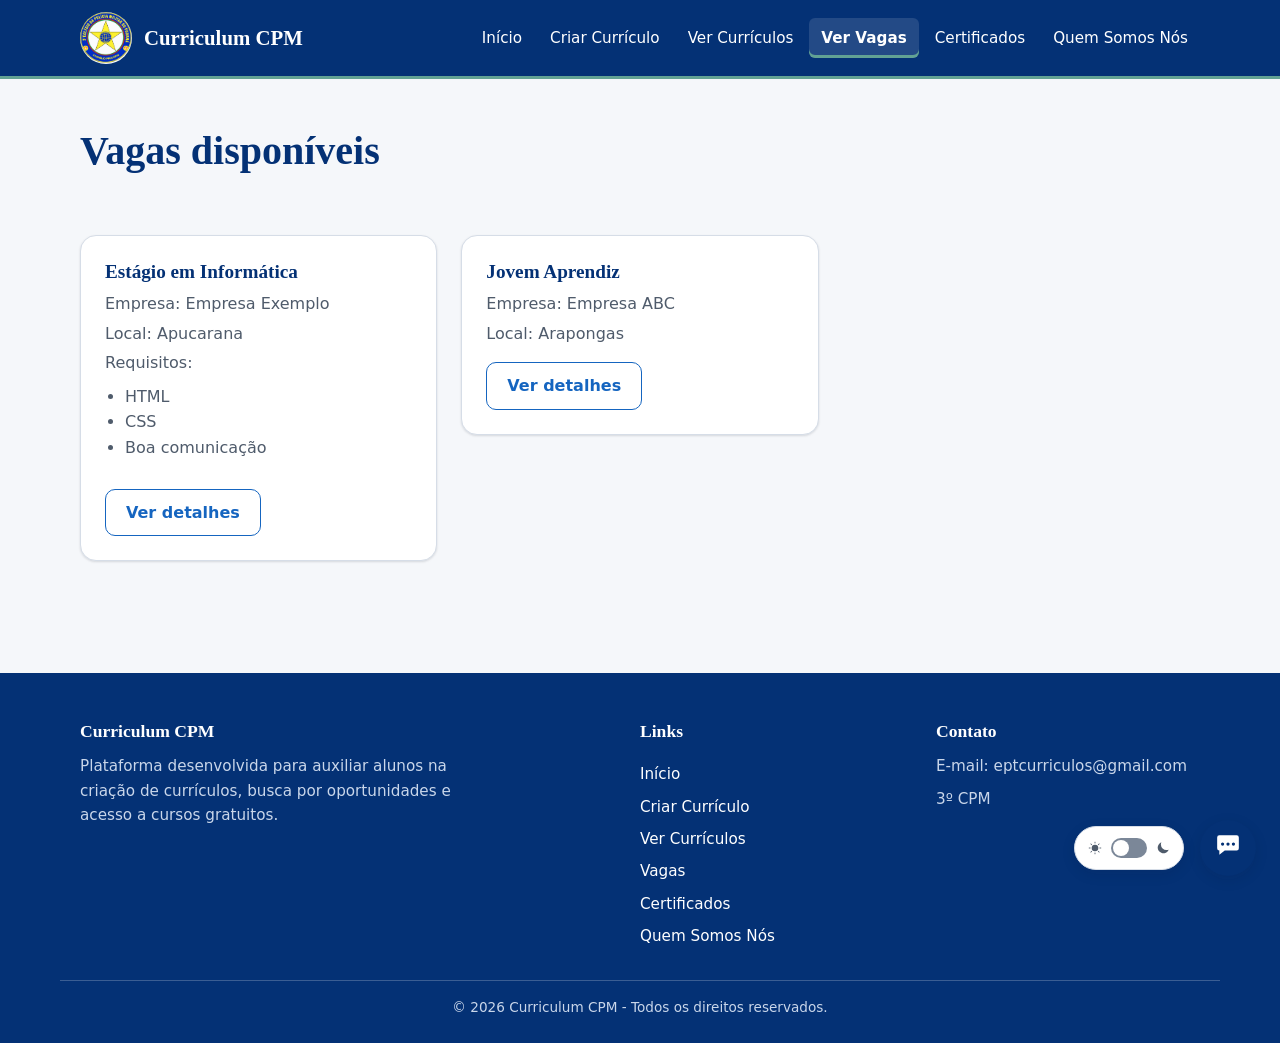
<file: vagas.html>
<!DOCTYPE html>
<html lang="pt-BR">
<head>
  <meta charset="UTF-8">
  <meta name="viewport" content="width=device-width, initial-scale=1.0">
  <title>Vagas | Curriculum CPM</title>
  <link rel="stylesheet" href="css/styles.css">
  <link rel="stylesheet" href="css/site-chrome.css">
  <link rel="stylesheet" href="css/chatbot.css">
  <link rel="stylesheet" href="css/oportunidades.css">
</head>
  <body>
  <script src="js/tema-inicial.js"></script>
  <a class="pular-conteudo" href="#conteudo">Pular para o conteúdo principal</a>
    <header class="site-header">
    <nav class="site-nav" aria-label="Navegação principal">
      <a class="logo" href="index.html">
        <img src="logo3cpm.png" alt="Logo do 3º CPM" width="52" height="52">
        <span>Curriculum CPM</span>
      </a>
      <button class="menu-toggle" type="button" aria-expanded="false" aria-controls="menu-principal" hidden>
        <svg class="icone-abrir" viewBox="0 0 24 24" aria-hidden="true" focusable="false"><path d="M3 6h18v2H3V6Zm0 5h18v2H3v-2Zm0 5h18v2H3v-2Z"/></svg>
        <svg class="icone-fechar" viewBox="0 0 24 24" aria-hidden="true" focusable="false"><path d="m6.4 5 5.6 5.6L17.6 5 19 6.4 13.4 12l5.6 5.6-1.4 1.4-5.6-5.6L6.4 19 5 17.6l5.6-5.6L5 6.4 6.4 5Z"/></svg>
        <span>Menu</span>
      </button>
      <div class="menu" id="menu-principal">
        <a href="index.html">Início</a>
        <a href="curriculo.html">Criar Currículo</a>
        <a href="vercurriculos.html">Ver Currículos</a>
        <a class="ativo" aria-current="page" href="vagas.html">Ver Vagas</a>
        <a href="certificados.html">Certificados</a>
        <a href="quem-somos-nos.html">Quem Somos Nós</a>
      </div>
    </nav>
  </header>

    <main id="conteudo">
      <section class="cabecalho-pagina">
        <h1>Vagas disponíveis</h1>
      </section>

      <section class="vagas">
        <div class="card">
          <h2>Estágio em Informática</h2>
          <p>Empresa: Empresa Exemplo</p>
          <p>Local: Apucarana</p>
          <p>Requisitos:</p>

          <ul>
            <li>HTML</li>
            <li>CSS</li>
            <li>Boa comunicação</li>
          </ul>

          <button class="botao-criar-curriculo botao-secundario" type="button">Ver detalhes</button>
        </div>

        <div class="card">
          <h2>Jovem Aprendiz</h2>
          <p>Empresa: Empresa ABC</p>
          <p>Local: Arapongas</p>
          <button class="botao-criar-curriculo botao-secundario" type="button">Ver detalhes</button>
        </div>
      </section>
    </main>

    <footer class="site-footer">
    <div class="footer-container">
      <div class="footer-info">
        <h2 class="footer-titulo">Curriculum CPM</h2>
        <p>Plataforma desenvolvida para auxiliar alunos na criação de currículos, busca por oportunidades e acesso a cursos gratuitos.</p>
      </div>
      <nav class="footer-links" aria-label="Links do rodapé">
        <h2 class="footer-titulo">Links</h2>
        <a href="index.html">Início</a>
        <a href="curriculo.html">Criar Currículo</a>
        <a href="vercurriculos.html">Ver Currículos</a>
        <a href="vagas.html">Vagas</a>
        <a href="certificados.html">Certificados</a>
        <a href="quem-somos-nos.html">Quem Somos Nós</a>
      </nav>
      <div class="footer-contato">
        <h2 class="footer-titulo">Contato</h2>
        <p>E-mail: eptcurriculos@gmail.com</p>
        <p>3º CPM</p>
      </div>
    </div>
    <p class="copyright">© 2026 Curriculum CPM - Todos os direitos reservados.</p>
  </footer>

    <button class="theme-toggle" type="button" aria-label="Modo escuro" aria-pressed="false">
    <span class="theme-icon" aria-hidden="true"><svg viewBox="0 0 24 24" focusable="false"><path d="M12 7a5 5 0 1 0 0 10 5 5 0 0 0 0-10Zm0-5 1 3h-2l1-3Zm0 20-1-3h2l-1 3ZM2 12l3-1v2l-3-1Zm20 0-3 1v-2l3 1ZM4.9 4.9l2.8 1.4-1.4 1.4-1.4-2.8Zm14.2 14.2-2.8-1.4 1.4-1.4 1.4 2.8Zm0-14.2-1.4 2.8-1.4-1.4 2.8-1.4ZM4.9 19.1l1.4-2.8 1.4 1.4-2.8 1.4Z"/></svg></span>
    <span class="theme-track" aria-hidden="true"><span class="theme-thumb"></span></span>
    <span class="theme-icon" aria-hidden="true"><svg viewBox="0 0 24 24" focusable="false"><path d="M20.5 14.5A8.5 8.5 0 0 1 9.5 3.5a8.5 8.5 0 1 0 11 11Z"/></svg></span>
  </button>
    <button class="chatbot" type="button" aria-label="Abrir chat de atendimento"></button>
    <script src="js/menu.js"></script>
  <script src="js/nina-conteudo.js"></script>
  <script src="js/chatbot.js"></script>
    <script src="js/main.js"></script>
  </body>
</html>
</file>
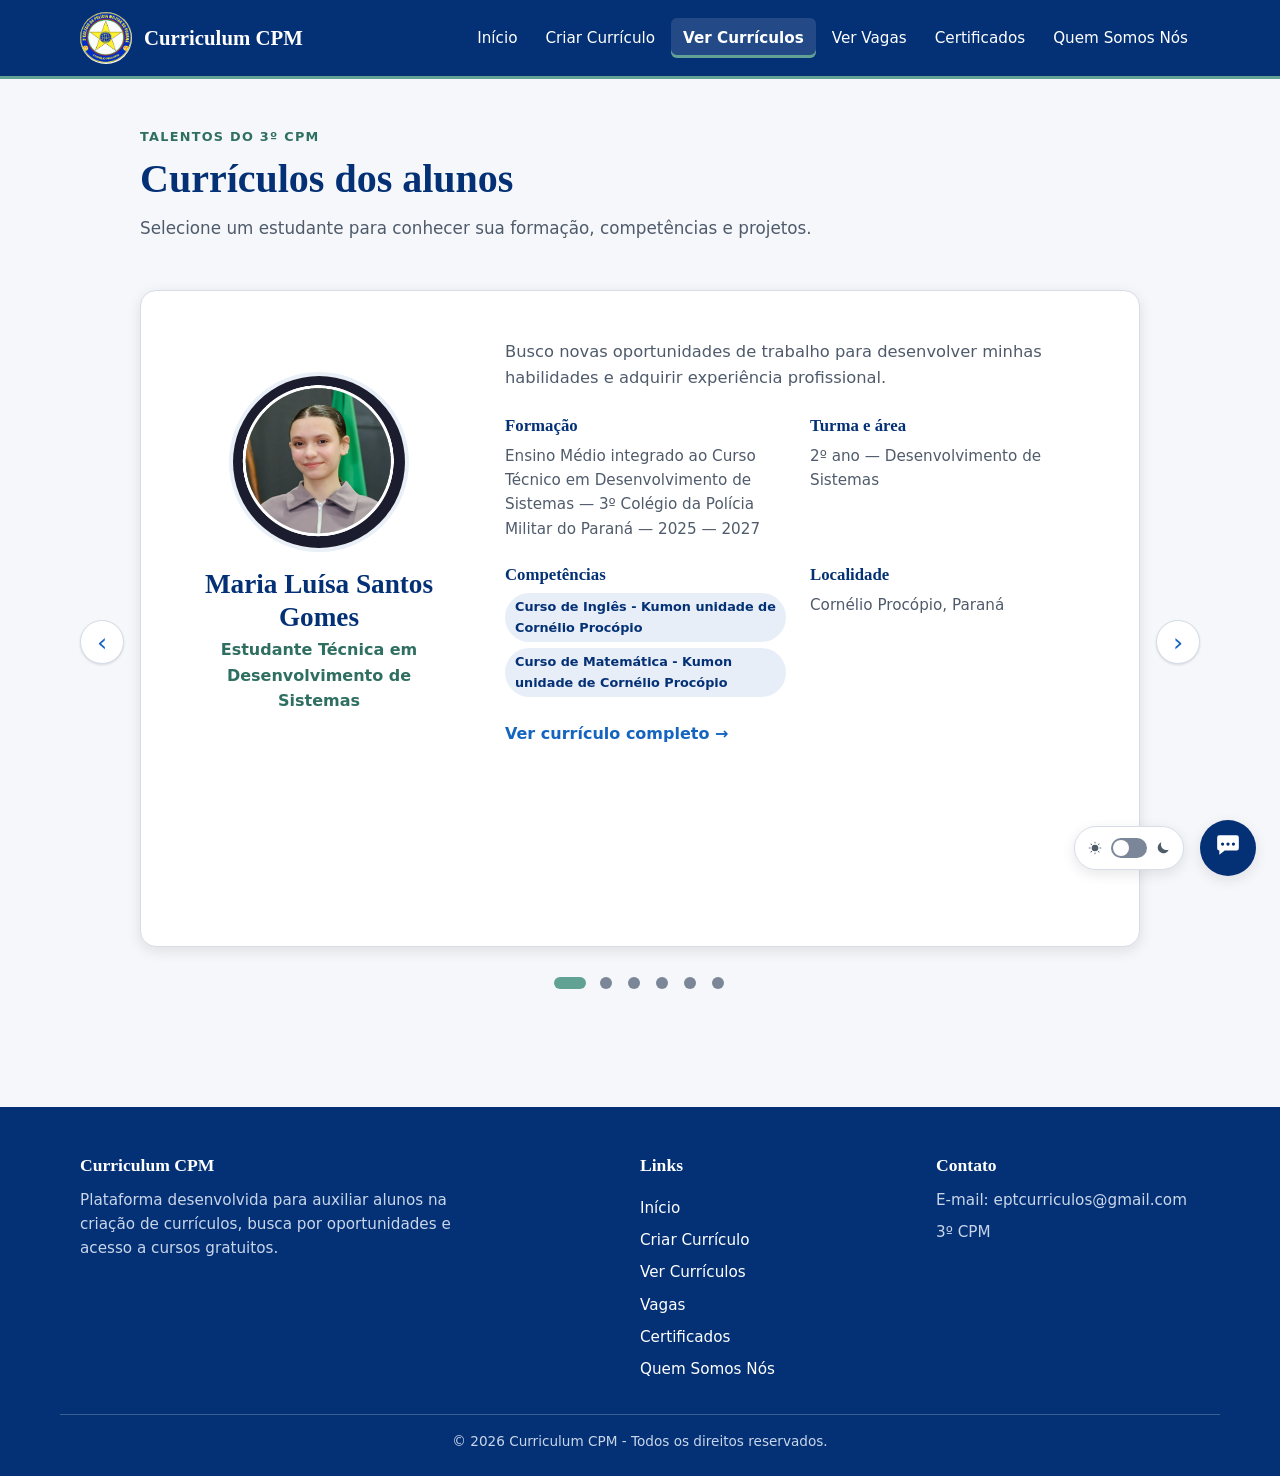
<file: vercurriculos.html>
<!DOCTYPE html>
<html lang="pt-BR">
<head>
  <meta charset="UTF-8">
  <meta name="viewport" content="width=device-width, initial-scale=1.0">
  <meta name="description" content="Currículos dos alunos do 3º CPM">
  <title>Ver Currículos | Curriculum CPM</title>
  <link rel="stylesheet" href="css/styles.css">
  <link rel="stylesheet" href="css/site-chrome.css">
  <link rel="stylesheet" href="css/chatbot.css">
  <link rel="stylesheet" href="css/vercurriculos.css">
  <script src="js/vercurriculos.js" defer></script>
</head>
<body>
  <script src="js/tema-inicial.js"></script>
  <a class="pular-conteudo" href="#conteudo">Pular para o conteúdo principal</a>
  <header class="site-header">
    <nav class="site-nav" aria-label="Navegação principal">
      <a class="logo" href="index.html">
        <img src="logo3cpm.png" alt="Logo do 3º CPM" width="52" height="52">
        <span>Curriculum CPM</span>
      </a>
      <button class="menu-toggle" type="button" aria-expanded="false" aria-controls="menu-principal" hidden>
        <svg class="icone-abrir" viewBox="0 0 24 24" aria-hidden="true" focusable="false"><path d="M3 6h18v2H3V6Zm0 5h18v2H3v-2Zm0 5h18v2H3v-2Z"/></svg>
        <svg class="icone-fechar" viewBox="0 0 24 24" aria-hidden="true" focusable="false"><path d="m6.4 5 5.6 5.6L17.6 5 19 6.4 13.4 12l5.6 5.6-1.4 1.4-5.6-5.6L6.4 19 5 17.6l5.6-5.6L5 6.4 6.4 5Z"/></svg>
        <span>Menu</span>
      </button>
      <div class="menu" id="menu-principal">
        <a href="index.html">Início</a>
        <a href="curriculo.html">Criar Currículo</a>
        <a class="ativo" aria-current="page" href="vercurriculos.html">Ver Currículos</a>
        <a href="vagas.html">Ver Vagas</a>
        <a href="certificados.html">Certificados</a>
        <a href="quem-somos-nos.html">Quem Somos Nós</a>
      </div>
    </nav>
  </header>

  <main id="conteudo">
    <section class="cabecalho-pagina">
      <span>Talentos do 3º CPM</span>
      <h1>Currículos dos alunos</h1>
      <p>Selecione um estudante para conhecer sua formação, competências e projetos.</p>
    </section>

    <div id="estado-carregamento" class="estado" role="status" aria-live="polite">
      <strong>Carregando currículos…</strong>
      Aguarde enquanto buscamos os dados dos estudantes.
    </div>

    <div id="estado-erro" class="estado" role="alert" hidden>
      <strong>Não foi possível carregar os currículos.</strong>
      Recarregue a página para tentar de novo. Se o problema continuar, escreva para eptcurriculos@gmail.com.
    </div>

    <section id="carrossel" class="carrossel" aria-roledescription="carrossel" aria-label="Currículos dos alunos" hidden>
      <div class="janela">
        <div id="trilha" class="trilha"></div>
      </div>
      <button id="anterior" class="controle anterior" type="button" aria-label="Ver currículo anterior">&#8249;</button>
      <button id="proximo" class="controle proximo" type="button" aria-label="Ver próximo currículo">&#8250;</button>
      <div id="indicadores" class="indicadores" role="group" aria-label="Selecionar estudante"></div>
    </section>
  </main>

  <footer class="site-footer">
    <div class="footer-container">
      <div class="footer-info">
        <h2 class="footer-titulo">Curriculum CPM</h2>
        <p>Plataforma desenvolvida para auxiliar alunos na criação de currículos, busca por oportunidades e acesso a cursos gratuitos.</p>
      </div>
      <nav class="footer-links" aria-label="Links do rodapé">
        <h2 class="footer-titulo">Links</h2>
        <a href="index.html">Início</a>
        <a href="curriculo.html">Criar Currículo</a>
        <a href="vercurriculos.html">Ver Currículos</a>
        <a href="vagas.html">Vagas</a>
        <a href="certificados.html">Certificados</a>
        <a href="quem-somos-nos.html">Quem Somos Nós</a>
      </nav>
      <div class="footer-contato">
        <h2 class="footer-titulo">Contato</h2>
        <p>E-mail: eptcurriculos@gmail.com</p>
        <p>3º CPM</p>
      </div>
    </div>
    <p class="copyright">© 2026 Curriculum CPM - Todos os direitos reservados.</p>
  </footer>
<button class="theme-toggle" type="button" aria-label="Modo escuro" aria-pressed="false">
    <span class="theme-icon" aria-hidden="true"><svg viewBox="0 0 24 24" focusable="false"><path d="M12 7a5 5 0 1 0 0 10 5 5 0 0 0 0-10Zm0-5 1 3h-2l1-3Zm0 20-1-3h2l-1 3ZM2 12l3-1v2l-3-1Zm20 0-3 1v-2l3 1ZM4.9 4.9l2.8 1.4-1.4 1.4-1.4-2.8Zm14.2 14.2-2.8-1.4 1.4-1.4 1.4 2.8Zm0-14.2-1.4 2.8-1.4-1.4 2.8-1.4ZM4.9 19.1l1.4-2.8 1.4 1.4-2.8 1.4Z"/></svg></span>
    <span class="theme-track" aria-hidden="true"><span class="theme-thumb"></span></span>
    <span class="theme-icon" aria-hidden="true"><svg viewBox="0 0 24 24" focusable="false"><path d="M20.5 14.5A8.5 8.5 0 0 1 9.5 3.5a8.5 8.5 0 1 0 11 11Z"/></svg></span>
  </button>
<button class="chatbot" type="button" aria-label="Abrir chat de atendimento"></button>
<script src="js/menu.js"></script>
  <script src="js/nina-conteudo.js"></script>
  <script src="js/chatbot.js"></script>
<script src="js/main.js"></script>
</body>
</html>
</file>
<file: css/styles.css>
/* =========================================================================
   Base compartilhada por todas as páginas do Curriculum CPM.
   Ordem: 1) variáveis (tokens)  2) tema escuro  3) elementos base
          4) componentes reutilizáveis  5) preferências do sistema.
   Estilos de uma única página ficam no CSS dessa página.
   A folha A4 do currículo (css/curriculo-aluno.css) usa cores próprias e
   não depende do tema, para que a impressão nunca seja afetada.
   ========================================================================= */

/* 1. Variáveis do sistema visual ---------------------------------------- */
:root {
  /* Cores institucionais do 3º CPM (não mudam com o tema). */
  --cpm-azul-escuro: #043175;
  --cpm-azul: #1565c0;
  --cpm-azul-claro: #e8eef8;
  --cpm-verde: #62a294;
  --cpm-verde-texto: #2f6f61; /* versão do verde com contraste AA sobre branco */
  --cpm-dourado: #f0b44d;

  /* Cores do tema claro (os nomes descrevem a função, não a cor). */
  --cor-fundo: #f5f7fa;
  --cor-superficie: #ffffff;
  --cor-superficie-suave: #eaf0f7;
  --cor-texto: #1b2433;
  --cor-texto-suave: #4f5b6b;
  --cor-titulo: var(--cpm-azul-escuro);
  --cor-link: var(--cpm-azul);
  --cor-destaque: var(--cpm-verde-texto);
  --cor-borda: #d6dde7;
  --cor-borda-campo: #7b8798;
  --cor-placeholder: #667085;
  --cor-chip-fundo: var(--cpm-azul-claro);
  --cor-chip-texto: var(--cpm-azul-escuro);

  /* Botões e estados de interação. */
  --cor-primaria: var(--cpm-azul-escuro);
  --cor-primaria-hover: var(--cpm-azul);
  --cor-sobre-primaria: #ffffff;
  --cor-foco: var(--cpm-azul);
  --cor-hover-suave: rgba(4, 49, 117, .06);

  /* Cabeçalho e rodapé (faixas institucionais). */
  --cor-faixa: var(--cpm-azul-escuro);
  --cor-faixa-texto: #ffffff;
  --cor-faixa-texto-suave: #c9d6ea;
  --cor-faixa-hover: rgba(255, 255, 255, .12);
  --cor-faixa-linha: rgba(255, 255, 255, .22);

  /* Avisos. */
  --cor-aviso-fundo: #fff6e0;
  --cor-aviso-texto: #6b4a0c;
  --cor-aviso-borda: #b7791f;

  /* Tipografia. */
  --fonte-titulo: Georgia, "Times New Roman", serif;
  --fonte-texto: system-ui, -apple-system, "Segoe UI", Roboto, Arial, sans-serif;
  --texto-base: 1rem;
  --texto-pequeno: .875rem;
  --altura-linha: 1.6;

  /* Espaçamentos (escala de 4 px). */
  --esp-1: 4px;
  --esp-2: 8px;
  --esp-3: 12px;
  --esp-4: 16px;
  --esp-5: 24px;
  --esp-6: 32px;
  --esp-7: 48px;
  --esp-8: 64px;

  /* Raios de borda. */
  --raio-sm: 6px;
  --raio-md: 10px;
  --raio-lg: 16px;
  --raio-pilula: 999px;

  /* Sombras discretas. */
  --sombra-1: 0 1px 2px rgba(16, 24, 40, .06), 0 1px 3px rgba(16, 24, 40, .08);
  --sombra-2: 0 4px 14px rgba(16, 24, 40, .10);
  --sombra-3: 0 12px 32px rgba(16, 24, 40, .18);

  /* Larguras e transições. */
  --largura-max: 1120px;
  --largura-texto: 72ch;
  --margem-lateral: 20px;
  --transicao: 150ms ease;
}

/* 2. Tema escuro: main.js aplica a classe dark-mode no <body>. ---------- */
body.dark-mode {
  --cor-fundo: #0f1722;
  --cor-superficie: #182233;
  --cor-superficie-suave: #22304a;
  --cor-texto: #e6ebf2;
  --cor-texto-suave: #b4bfcd;
  --cor-titulo: #c9dbf7;
  --cor-link: #8ab4f8;
  --cor-destaque: #7cc4b3;
  --cor-borda: #2e3b50;
  --cor-borda-campo: #6b7c96;
  --cor-placeholder: #98a4b6;
  --cor-chip-fundo: #22304a;
  --cor-chip-texto: #c9dbf7;

  --cor-primaria: var(--cpm-azul);
  --cor-primaria-hover: #1a5bb0;
  --cor-foco: #8ab4f8;
  --cor-hover-suave: rgba(255, 255, 255, .06);

  --cor-faixa: #0b1d3a;

  --cor-aviso-fundo: #3a2e14;
  --cor-aviso-texto: #f3d9a4;

  --sombra-1: 0 1px 2px rgba(0, 0, 0, .4);
  --sombra-2: 0 4px 14px rgba(0, 0, 0, .35);
  --sombra-3: 0 12px 32px rgba(0, 0, 0, .5);

  color-scheme: dark;
}

/* 3. Elementos base ------------------------------------------------------ */
*,
*::before,
*::after {
  box-sizing: border-box;
}

/* Ao rolar até um elemento (Tab ou âncora), deixa espaço para que ele não
   fique escondido sob os botões fixos de tema e chatbot (WCAG 2.4.11). */
html {
  scroll-padding-bottom: 100px;
  -webkit-text-size-adjust: 100%;
  text-size-adjust: 100%;
}

body {
  min-height: 100vh;
  margin: 0;
  display: flex;
  flex-direction: column;
  color: var(--cor-texto);
  background: var(--cor-fundo);
  font-family: var(--fonte-texto);
  font-size: var(--texto-base);
  line-height: var(--altura-linha);
  /* Palavras muito longas (e-mails, URLs) quebram em vez de alargar a página. */
  overflow-wrap: break-word;
}

/* Empurra o rodapé para o fim da tela em páginas com pouco conteúdo. */
body > main {
  flex: 1 0 auto;
}

:where(h1, h2, h3) {
  margin: 0 0 var(--esp-4);
  color: var(--cor-titulo);
  font-family: var(--fonte-titulo);
  line-height: 1.2;
}

:where(h1) {
  font-size: clamp(1.9rem, 4vw, 2.5rem);
}

:where(h2) {
  font-size: clamp(1.35rem, 3vw, 1.75rem);
}

:where(h3) {
  font-size: 1.15rem;
}

:where(a) {
  color: var(--cor-link);
}

img {
  max-width: 100%;
  height: auto;
}

:where(button, input, textarea, select) {
  font: inherit;
}

/* Campos de formulário: usam :where para que componentes possam ajustar. */
:where(input:not([type="hidden"]), textarea, select) {
  width: 100%;
  padding: 10px 12px;
  color: var(--cor-texto);
  background: var(--cor-superficie);
  border: 1px solid var(--cor-borda-campo);
  border-radius: var(--raio-sm);
  transition: border-color var(--transicao), box-shadow var(--transicao);
}

:where(input, textarea)::placeholder {
  color: var(--cor-placeholder);
  opacity: 1;
}

/* Foco visível e com contraste em qualquer fundo. */
:focus-visible {
  outline: 3px solid var(--cor-foco);
  outline-offset: 2px;
}

/* Garante que o atributo hidden sempre oculte o elemento. */
[hidden] {
  display: none !important;
}

/* Texto disponível para leitores de tela, mas invisível na tela. */
.visualmente-oculto {
  position: absolute;
  width: 1px;
  height: 1px;
  margin: -1px;
  padding: 0;
  overflow: hidden;
  clip: rect(0 0 0 0);
  white-space: nowrap;
  border: 0;
}

/* Link "Pular para o conteúdo": primeiro item do Tab, aparece ao receber foco. */
.pular-conteudo {
  position: absolute;
  top: var(--esp-2);
  left: var(--esp-2);
  z-index: 10000;
  padding: var(--esp-3) var(--esp-4);
  color: #ffffff;
  background: var(--cpm-azul-escuro);
  border-radius: var(--raio-sm);
  font-weight: 600;
  text-decoration: none;
  transform: translateY(-200%);
}

.pular-conteudo:focus {
  outline: 3px solid var(--cpm-dourado);
  outline-offset: 2px;
  transform: none;
}

/* Seções de conteúdo: largura máxima com fundo de ponta a ponta.
   :where mantém especificidade zero para o CSS da página poder substituir. */
:where(main > section) {
  padding-block: var(--esp-7);
  padding-inline: max(var(--margem-lateral), calc((100% - var(--largura-max)) / 2));
}

/* 4. Componentes reutilizáveis ------------------------------------------ */

/* Cabeçalho de página: rótulo opcional, título e descrição. */
.cabecalho-pagina {
  padding-bottom: 0;
}

.cabecalho-pagina > span {
  display: block;
  margin-bottom: var(--esp-2);
  color: var(--cor-destaque);
  font-size: .8rem;
  font-weight: 700;
  letter-spacing: .1em;
  text-transform: uppercase;
}

.cabecalho-pagina h1 {
  margin-bottom: var(--esp-3);
}

.cabecalho-pagina p {
  max-width: var(--largura-texto);
  margin: 0;
  color: var(--cor-texto-suave);
  font-size: 1.05rem;
}

/* Indicação visual de campo obrigatório (o atributo required informa os leitores de tela). */
.obrigatorio {
  color: #b42318;
  font-weight: 700;
}

body.dark-mode .obrigatorio {
  color: #fda29b;
}

/* Texto de ajuda abaixo de um campo, ligado por aria-describedby. */
.dica-campo {
  margin: calc(-1 * var(--esp-4)) 0 var(--esp-5);
  color: var(--cor-texto-suave);
  font-size: var(--texto-pequeno);
}

/* Texto longo (ex.: Quem Somos Nós): linhas com largura confortável de leitura. */
.texto-corrido p {
  max-width: var(--largura-texto);
  margin: 0 0 var(--esp-4);
}

/* Botão principal. .botao-criar-curriculo é o nome já usado no HTML. */
.botao,
.botao-criar-curriculo {
  display: inline-flex;
  align-items: center;
  justify-content: center;
  gap: var(--esp-2);
  min-height: 44px;
  padding: 10px 20px;
  color: var(--cor-sobre-primaria);
  background: var(--cor-primaria);
  border: 1px solid var(--cor-primaria);
  border-radius: var(--raio-md);
  font-weight: 600;
  text-decoration: none;
  cursor: pointer;
  transition: background-color var(--transicao), border-color var(--transicao), color var(--transicao);
}

.botao:hover,
.botao-criar-curriculo:hover {
  background: var(--cor-primaria-hover);
  border-color: var(--cor-primaria-hover);
}

/* Variante com contorno, para ações secundárias. */
.botao-secundario {
  color: var(--cor-link);
  background: transparent;
  border-color: currentColor;
}

.botao-secundario:hover {
  color: var(--cor-sobre-primaria);
  background: var(--cor-primaria);
  border-color: var(--cor-primaria);
}

/* Cartão: superfície com borda fina e sombra leve. */
.card {
  padding: var(--esp-5);
  color: var(--cor-texto);
  background: var(--cor-superficie);
  border: 1px solid var(--cor-borda);
  border-radius: var(--raio-lg);
  box-shadow: var(--sombra-1);
}

.card :where(h2, h3) {
  margin-bottom: var(--esp-2);
  font-size: 1.2rem;
}

.card p {
  margin: 0 0 var(--esp-2);
  color: var(--cor-texto-suave);
}

/* Grade responsiva de cartões. */
.cards {
  display: grid;
  grid-template-columns: repeat(auto-fill, minmax(min(100%, 260px), 1fr));
  gap: var(--esp-5);
}

/* Etiqueta pequena (competências, áreas, turmas). */
.chip {
  display: inline-block;
  padding: 4px 10px;
  color: var(--cor-chip-texto);
  background: var(--cor-chip-fundo);
  border-radius: var(--raio-pilula);
  font-size: .8rem;
  font-weight: 600;
}

/* Caixa de aviso/estado (carregando, erro, lista vazia). */
.estado,
.mensagem-estado {
  width: min(700px, calc(100% - 2 * var(--margem-lateral)));
  margin: var(--esp-6) auto;
  padding: var(--esp-7) var(--esp-5);
  color: var(--cor-texto-suave);
  background: var(--cor-superficie);
  border: 1px solid var(--cor-borda);
  border-radius: var(--raio-lg);
  text-align: center;
}

/* 5. Preferências do sistema -------------------------------------------- */
@media (max-width: 600px) {
  :root {
    --margem-lateral: 16px;
  }

  :where(main > section) {
    padding-block: var(--esp-6);
  }
}

@media (prefers-reduced-motion: reduce) {
  *,
  *::before,
  *::after {
    scroll-behavior: auto !important;
    transition-duration: .01ms !important;
    animation-duration: .01ms !important;
    animation-iteration-count: 1 !important;
  }
}
</file>
<file: css/site-chrome.css>
/* =========================================================================
   Estrutura compartilhada: cabeçalho, menu, rodapé e botão de tema.
   Todas as páginas usam a mesma marcação (.site-header e .site-footer).
   Depende das variáveis definidas em css/styles.css.
   ========================================================================= */

/* Cabeçalho ------------------------------------------------------------- */
.site-header {
  /* O foco dourado mantém contraste sobre a faixa azul. */
  --cor-foco: var(--cpm-dourado);
  color: var(--cor-faixa-texto);
  background: var(--cor-faixa);
  border-bottom: 3px solid var(--cpm-verde);
}

.site-nav {
  display: flex;
  align-items: center;
  justify-content: space-between;
  gap: var(--esp-5);
  max-width: calc(var(--largura-max) + 2 * var(--margem-lateral));
  margin: 0 auto;
  padding: var(--esp-3) var(--margem-lateral);
}

/* Logomarca e nome do site; a imagem é quadrada e não é distorcida. */
.logo {
  display: inline-flex;
  flex: 0 0 auto;
  align-items: center;
  gap: var(--esp-3);
  color: var(--cor-faixa-texto);
  font-family: var(--fonte-titulo);
  font-size: 1.3rem;
  font-weight: 700;
  text-decoration: none;
  white-space: nowrap;
}

.logo img {
  width: 52px;
  height: 52px;
  object-fit: contain;
  border-radius: 50%;
}

/* Menu principal: links discretos; a página atual recebe um sublinhado verde. */
.menu {
  display: flex;
  flex-wrap: wrap;
  justify-content: flex-end;
  gap: var(--esp-1);
}

.menu a,
.menu button {
  display: inline-flex;
  align-items: center;
  min-height: 40px;
  padding: var(--esp-2) var(--esp-3);
  color: var(--cor-faixa-texto);
  background: transparent;
  border: 0;
  border-radius: var(--raio-sm);
  box-shadow: inset 0 -3px 0 transparent;
  font-size: .95rem;
  font-weight: 500;
  text-decoration: none;
  cursor: pointer;
  transition: background-color var(--transicao), box-shadow var(--transicao);
}

.menu a:hover,
.menu button:hover {
  background: var(--cor-faixa-hover);
}

/* Página atual: aria-current já existe no HTML; .ativo mantém compatibilidade. */
.menu a[aria-current="page"],
.menu a.ativo {
  background: var(--cor-faixa-hover);
  box-shadow: inset 0 -3px 0 var(--cpm-verde);
  font-weight: 700;
}

/* Ação dentro do menu (ex.: Salvar como PDF) com contorno para se diferenciar dos links. */
.menu .menu-acao {
  margin-left: var(--esp-2);
  border: 1px solid var(--cor-faixa-linha);
  font-weight: 600;
}

/* Rodapé ---------------------------------------------------------------- */
.site-footer {
  --cor-foco: var(--cpm-dourado);
  margin-top: var(--esp-8);
  color: var(--cor-faixa-texto-suave);
  background: var(--cor-faixa);
  font-size: .95rem;
}

.footer-container {
  display: grid;
  grid-template-columns: 2fr 1fr 1fr;
  gap: var(--esp-6);
  max-width: calc(var(--largura-max) + 2 * var(--margem-lateral));
  margin: 0 auto;
  padding: var(--esp-7) var(--margem-lateral) var(--esp-6);
}

.footer-titulo {
  margin: 0 0 var(--esp-3);
  color: var(--cor-faixa-texto);
  font-family: var(--fonte-titulo);
  font-size: 1.1rem;
}

.footer-info p {
  max-width: 40ch;
  margin: 0;
}

.footer-links {
  display: flex;
  flex-direction: column;
  align-items: flex-start;
  gap: var(--esp-2);
}

.footer-links a {
  color: var(--cor-faixa-texto);
  text-decoration: none;
}

.footer-links a:hover {
  text-decoration: underline;
  text-underline-offset: 3px;
}

.footer-contato p {
  margin: 0 0 var(--esp-2);
}

.copyright {
  max-width: calc(var(--largura-max) + 2 * var(--margem-lateral));
  margin: 0 auto;
  padding: var(--esp-4) var(--margem-lateral) var(--esp-5);
  border-top: 1px solid var(--cor-faixa-linha);
  font-size: .85rem;
  text-align: center;
}

/* Botão de tema (fixo, ao lado do botão do chatbot) ----------------------- */
.theme-toggle {
  position: fixed;
  right: 96px;
  bottom: 30px;
  z-index: 9998;
  display: inline-flex;
  align-items: center;
  gap: var(--esp-2);
  min-height: 44px;
  padding: 6px 12px;
  color: var(--cor-texto);
  background: var(--cor-superficie);
  border: 1px solid var(--cor-borda);
  border-radius: var(--raio-pilula);
  box-shadow: var(--sombra-2);
  cursor: pointer;
}

.theme-icon {
  display: inline-flex;
  color: var(--cor-texto-suave);
}

.theme-icon svg {
  width: 16px;
  height: 16px;
  fill: currentColor;
}

.theme-track {
  display: inline-flex;
  align-items: center;
  width: 36px;
  height: 20px;
  padding: 2px;
  background: var(--cor-borda-campo);
  border-radius: var(--raio-pilula);
  transition: background-color var(--transicao);
}

.theme-thumb {
  width: 16px;
  height: 16px;
  background: #ffffff;
  border-radius: 50%;
  transition: transform var(--transicao);
}

body.dark-mode .theme-track {
  background: var(--cpm-azul);
}

body.dark-mode .theme-thumb {
  transform: translateX(16px);
}

/* Botão do menu móvel (js/menu.js). Fica oculto até o script ativá-lo,
   para que o menu continue acessível mesmo sem JavaScript. */
.menu-toggle {
  display: none;
  align-items: center;
  gap: var(--esp-2);
  min-height: 44px;
  padding: var(--esp-2) var(--esp-3);
  color: var(--cor-faixa-texto);
  background: transparent;
  border: 1px solid var(--cor-faixa-linha);
  border-radius: var(--raio-sm);
  font-weight: 600;
  cursor: pointer;
}

.menu-toggle:hover {
  background: var(--cor-faixa-hover);
}

.menu-toggle svg {
  width: 20px;
  height: 20px;
  fill: currentColor;
}

.menu-toggle .icone-fechar,
.menu-toggle[aria-expanded="true"] .icone-abrir {
  display: none;
}

.menu-toggle[aria-expanded="true"] .icone-fechar {
  display: block;
}

/* Telas médias: o menu passa para a linha de baixo. */
@media (max-width: 1020px) {
  .site-nav {
    flex-direction: column;
    align-items: flex-start;
    gap: var(--esp-3);
  }

  .menu {
    justify-content: flex-start;
  }

  .menu .menu-acao {
    margin-left: 0;
  }
}

/* Página com ação extra no menu (Salvar como PDF): empilha mais cedo para não quebrar a linha. */
@media (max-width: 1180px) {
  .site-nav:has(.menu-acao) {
    flex-direction: column;
    align-items: flex-start;
    gap: var(--esp-3);
  }

  .site-nav:has(.menu-acao) .menu {
    justify-content: flex-start;
  }

  .menu .menu-acao {
    margin-left: 0;
  }
}

/* Celulares e zoom alto: menu recolhido atrás do botão "Menu". */
@media (max-width: 700px) {
  .site-nav.tem-menu-movel {
    flex-flow: row wrap;
    align-items: center;
    justify-content: space-between;
  }

  .tem-menu-movel .logo {
    flex: 1 1 0;
    min-width: 0;
    white-space: normal;
  }

  .tem-menu-movel .menu-toggle {
    display: inline-flex;
    flex: 0 0 auto;
  }

  /* Fechado: display none também tira os links da ordem do Tab. */
  .tem-menu-movel .menu {
    display: none;
  }

  .tem-menu-movel.menu-aberto .menu {
    display: flex;
    flex-direction: column;
    align-items: stretch;
    flex-basis: 100%;
    gap: var(--esp-1);
    padding-top: var(--esp-2);
    border-top: 1px solid var(--cor-faixa-linha);
  }

  .tem-menu-movel .menu a,
  .tem-menu-movel .menu button {
    justify-content: flex-start;
    min-height: 44px;
    padding-inline: var(--esp-3);
    text-align: left;
  }

  /* Na lista vertical, a página atual é marcada por uma barra à esquerda. */
  .tem-menu-movel .menu a[aria-current="page"],
  .tem-menu-movel .menu a.ativo {
    box-shadow: inset 4px 0 0 var(--cpm-verde);
  }
}

/* Celulares: logo menor e rodapé empilhado. Sem JavaScript, o menu vira grade. */
@media (max-width: 600px) {
  .logo {
    font-size: 1.15rem;
  }

  .logo img {
    width: 44px;
    height: 44px;
  }

  .site-nav:not(.tem-menu-movel) .menu {
    display: grid;
    grid-template-columns: repeat(2, minmax(0, 1fr));
    width: 100%;
  }

  .site-nav:not(.tem-menu-movel) .menu a,
  .site-nav:not(.tem-menu-movel) .menu button {
    justify-content: center;
    text-align: center;
    background: var(--cor-faixa-hover);
  }

  /* Um item sobrando na última linha ocupa a largura toda. */
  .site-nav:not(.tem-menu-movel) .menu > :last-child:nth-child(odd) {
    grid-column: 1 / -1;
  }

  .footer-container {
    grid-template-columns: 1fr;
    gap: var(--esp-5);
  }

  /* Reserva espaço para os botões flutuantes não cobrirem o fim da página. */
  .copyright {
    padding-bottom: 88px;
  }

  .theme-toggle {
    right: 84px;
    bottom: 22px;
  }
}
</file>
<file: css/chatbot.css>
/* =========================================================================
   Nina: botão flutuante (#cb-toggle) e janela (#cb-panel) criados por
   js/chatbot.js. Usa as variáveis de css/styles.css (temas claro e escuro).
   ========================================================================= */

/* Botão flutuante que abre e fecha a janela. */
#cb-toggle {
  position: fixed;
  right: 24px;
  bottom: 24px;
  z-index: 9999;
  display: grid;
  place-items: center;
  width: 56px;
  height: 56px;
  padding: 0;
  color: #ffffff;
  background: var(--cor-primaria);
  border: 0;
  border-radius: 50%;
  box-shadow: var(--sombra-2);
  cursor: pointer;
  transition: background-color var(--transicao);
}

#cb-toggle:hover {
  background: var(--cor-primaria-hover);
}

#cb-toggle svg {
  width: 26px;
  height: 26px;
  fill: currentColor;
}

#cb-toggle .cb-ic-fechar,
#cb-toggle.is-open .cb-ic-abrir {
  display: none;
}

#cb-toggle.is-open .cb-ic-fechar {
  display: block;
}

/* Janela da conversa. Fechada, usa o atributo hidden (fora do Tab e da tela). */
.cb-painel {
  position: fixed;
  right: 24px;
  bottom: 92px;
  z-index: 9999;
  display: flex;
  flex-direction: column;
  width: 380px;
  max-width: calc(100vw - 32px);
  height: 560px;
  max-height: calc(100vh - 116px);
  max-height: calc(100dvh - 116px);
  overflow: hidden;
  color: var(--cor-texto);
  background: var(--cor-superficie);
  border: 1px solid var(--cor-borda);
  border-radius: var(--raio-lg);
  box-shadow: var(--sombra-3);
  font-family: var(--fonte-texto);
  animation: cb-surgir 160ms ease-out;
}

@keyframes cb-surgir {
  from {
    opacity: 0;
    transform: translateY(8px);
  }
}

/* Cabeçalho: quem responde, recomeçar e fechar. */
.cb-cabecalho {
  --cor-foco: var(--cpm-dourado);
  display: flex;
  flex: 0 0 auto;
  align-items: center;
  gap: var(--esp-3);
  padding: var(--esp-3) var(--esp-2) var(--esp-3) var(--esp-4);
  color: #ffffff;
  background: var(--cor-faixa);
  border-bottom: 3px solid var(--cpm-verde);
}

.cb-avatar {
  display: grid;
  flex: 0 0 auto;
  place-items: center;
  width: 36px;
  height: 36px;
  color: var(--cpm-azul-escuro);
  background: #ffffff;
  border-radius: 50%;
  font-family: var(--fonte-titulo);
  font-weight: 700;
}

.cb-identidade {
  flex: 1;
  min-width: 0;
}

.cb-titulo {
  margin: 0;
  color: #ffffff;
  font-size: 1.05rem;
  line-height: 1.2;
}

.cb-subtitulo {
  margin: 0;
  color: var(--cor-faixa-texto-suave);
  font-size: .78rem;
  line-height: 1.3;
}

.cb-icone {
  display: grid;
  flex: 0 0 auto;
  place-items: center;
  width: 40px;
  height: 40px;
  padding: 0;
  color: #ffffff;
  background: transparent;
  border: 0;
  border-radius: var(--raio-sm);
  cursor: pointer;
}

.cb-icone:hover {
  background: var(--cor-faixa-hover);
}

.cb-icone svg {
  width: 20px;
  height: 20px;
  fill: currentColor;
}

/* Área rolável com mensagens, indicador de digitação e opções. */
.cb-conversa {
  display: flex;
  flex: 1 1 auto;
  flex-direction: column;
  gap: var(--esp-3);
  min-height: 0;
  overflow-y: auto;
  overscroll-behavior: contain;
  padding: var(--esp-4);
  background: var(--cor-fundo);
}

.cb-conversa:focus-visible {
  outline-offset: -3px;
}

.cb-mensagens {
  display: flex;
  flex-direction: column;
  gap: var(--esp-3);
}

.cb-msg {
  max-width: 88%;
  font-size: .92rem;
  line-height: 1.5;
}

.cb-texto {
  margin: 0;
  padding: 10px 12px;
  border-radius: var(--raio-md);
  white-space: pre-line;
}

.cb-msg--bot {
  align-self: flex-start;
}

.cb-msg--bot .cb-texto {
  color: var(--cor-texto);
  background: var(--cor-superficie);
  border: 1px solid var(--cor-borda);
  border-top-left-radius: 2px;
}

/* Identifica visualmente quem está respondendo. */
.cb-autor {
  display: block;
  margin: 0 0 2px 2px;
  color: var(--cor-texto-suave);
  font-size: .75rem;
  font-weight: 600;
}

.cb-msg--user {
  align-self: flex-end;
}

.cb-msg--user .cb-texto {
  color: #ffffff;
  background: var(--cor-primaria);
  border-top-right-radius: 2px;
}

/* Indicador "digitando" (decorativo). */
.cb-digitando {
  display: flex;
  align-self: flex-start;
  gap: 4px;
  padding: 12px 14px;
  background: var(--cor-superficie);
  border: 1px solid var(--cor-borda);
  border-radius: var(--raio-md);
}

.cb-digitando[hidden] {
  display: none;
}

.cb-digitando span {
  width: 6px;
  height: 6px;
  background: var(--cor-texto-suave);
  border-radius: 50%;
  animation: cb-piscar 1.2s infinite ease-in-out;
}

.cb-digitando span:nth-child(2) {
  animation-delay: .2s;
}

.cb-digitando span:nth-child(3) {
  animation-delay: .4s;
}

@keyframes cb-piscar {
  0%, 80%, 100% {
    opacity: .3;
  }

  40% {
    opacity: 1;
  }
}

/* Opções de resposta rápida: alvos de pelo menos 40 px de altura. */
.cb-opcoes {
  display: flex;
  flex-wrap: wrap;
  gap: var(--esp-2);
}

.cb-opcoes:empty {
  display: none;
}

.cb-opcao {
  display: inline-flex;
  align-items: center;
  gap: var(--esp-1);
  min-height: 40px;
  padding: 8px 14px;
  color: var(--cor-link);
  background: var(--cor-superficie);
  border: 1px solid var(--cor-borda-campo);
  border-radius: var(--raio-pilula);
  font-size: .88rem;
  font-weight: 600;
  line-height: 1.3;
  text-align: left;
  text-decoration: none;
  cursor: pointer;
  transition: background-color var(--transicao), color var(--transicao), border-color var(--transicao);
}

.cb-opcao:hover {
  color: #ffffff;
  background: var(--cor-primaria);
  border-color: var(--cor-primaria);
}

.cb-opcao svg {
  flex: 0 0 auto;
  width: 16px;
  height: 16px;
  fill: currentColor;
}

/* Links para páginas e a ação de imprimir ganham destaque de botão principal. */
.cb-opcao--link,
.cb-opcao--destaque {
  color: #ffffff;
  background: var(--cor-primaria);
  border-color: var(--cor-primaria);
}

.cb-opcao--link:hover,
.cb-opcao--destaque:hover {
  background: var(--cor-primaria-hover);
  border-color: var(--cor-primaria-hover);
}

.cb-opcao--secundaria {
  color: var(--cor-texto-suave);
  border-style: dashed;
}

/* Campo de pergunta e botão de enviar. */
.cb-formulario {
  display: flex;
  flex: 0 0 auto;
  gap: var(--esp-2);
  padding: var(--esp-3);
  background: var(--cor-superficie);
  border-top: 1px solid var(--cor-borda);
}

.cb-formulario input {
  flex: 1;
  min-width: 0;
  min-height: 44px;
  padding: 10px 16px;
  border-radius: var(--raio-pilula);
  /* 16 px evita o zoom automático do iPhone ao focar o campo. */
  font-size: 1rem;
}

.cb-enviar {
  display: grid;
  flex: 0 0 auto;
  place-items: center;
  width: 44px;
  height: 44px;
  padding: 0;
  color: #ffffff;
  background: var(--cor-primaria);
  border: 0;
  border-radius: 50%;
  cursor: pointer;
}

.cb-enviar:hover {
  background: var(--cor-primaria-hover);
}

.cb-enviar svg {
  width: 20px;
  height: 20px;
  fill: currentColor;
}

.cb-nota {
  flex: 0 0 auto;
  margin: 0;
  padding: 0 var(--esp-3) var(--esp-3);
  color: var(--cor-texto-suave);
  background: var(--cor-superficie);
  font-size: .75rem;
  text-align: center;
}

/* Celulares: a janela ocupa a largura útil, acima do botão, sem sair da tela. */
@media (max-width: 600px) {
  #cb-toggle {
    right: 16px;
    bottom: 16px;
  }

  .cb-painel {
    right: 8px;
    bottom: 80px;
    left: 8px;
    width: auto;
    max-width: none;
    height: 560px;
    max-height: calc(100vh - 96px);
    max-height: calc(100dvh - 96px);
  }
}

/* Telas baixas (celular deitado, zoom alto): mais espaço para a conversa. */
@media (max-height: 520px) {
  .cb-nota,
  .cb-subtitulo {
    display: none;
  }

  .cb-cabecalho {
    padding-block: var(--esp-1);
  }

  .cb-conversa {
    padding: var(--esp-3);
  }
}

@media (prefers-reduced-motion: reduce) {
  .cb-painel {
    animation: none;
  }

  .cb-digitando span {
    animation: none;
    opacity: .6;
  }
}
</file>
<file: css/inicio.css>
/* Página inicial: banner com a foto da cidade e lista de novidades. */

/* Banner: a foto externa ocupa a largura toda; o texto fica em um cartão. */
.banner {
  display: flex;
  align-items: center;
  min-height: 460px;
  background-color: var(--cpm-azul-escuro);
  background-image: url("https://www.folhadelondrina.com.br/img/Artigo-Destaque/3160000/Cornelio-Procopio-se-consolida-como-polo-regional-0316522800202202150851.jpg?xid=5674750");
  background-position: center;
  background-size: cover;
}

.apresentacao {
  max-width: 460px;
  padding: var(--esp-6);
  background: var(--cor-superficie);
  border-radius: var(--raio-lg);
  box-shadow: var(--sombra-3);
}

.apresentacao h1 {
  margin-bottom: var(--esp-3);
}

.apresentacao p {
  margin: 0 0 var(--esp-5);
  color: var(--cor-texto-suave);
  font-size: 1.05rem;
}

/* Novidades: lista de notícias com marcação lateral institucional. */
.novidades > h2 {
  margin-bottom: var(--esp-5);
}

.noticia {
  max-width: 820px;
  margin-bottom: var(--esp-4);
  padding: var(--esp-5);
  background: var(--cor-superficie);
  border: 1px solid var(--cor-borda);
  border-left: 4px solid var(--cpm-azul);
  border-radius: var(--raio-md);
}

.noticia h3 {
  margin-bottom: var(--esp-2);
}

.noticia p {
  margin: 0;
  color: var(--cor-texto-suave);
}

@media (max-width: 600px) {
  .banner {
    min-height: 380px;
  }

  .apresentacao {
    padding: var(--esp-5);
  }
}
</file>
<file: css/oportunidades.css>
/* Páginas Vagas e Certificados: grades de cartões. */

.vagas,
.certificados {
  display: grid;
  grid-template-columns: repeat(auto-fill, minmax(min(100%, 280px), 1fr));
  gap: var(--esp-5);
  align-items: start;
}

/* Informações da vaga em lista compacta. */
.vagas .card p {
  margin-bottom: var(--esp-1);
}

.vagas .card ul {
  margin: var(--esp-2) 0 var(--esp-4);
  padding-left: 20px;
  color: var(--cor-texto-suave);
}

.vagas .card .botao-criar-curriculo {
  margin-top: var(--esp-3);
}

/* Cursos: o link "Acessar curso" segue o padrão de botão secundário. */
.certificados .card a {
  display: inline-flex;
  align-items: center;
  min-height: 44px;
  margin-top: var(--esp-3);
  padding: 10px 18px;
  color: var(--cor-link);
  border: 1px solid currentColor;
  border-radius: var(--raio-md);
  font-weight: 600;
  text-decoration: none;
  transition: background-color var(--transicao), color var(--transicao);
}

.certificados .card a:hover {
  color: var(--cor-sobre-primaria);
  background: var(--cor-primaria);
  border-color: var(--cor-primaria);
}
</file>
<file: css/curriculo.css>
/* Página Criar Currículo: dicas e formulário enviado ao Formspree.
   Somente aparência; campos, nomes e endereço do formulário não mudam aqui. */

.dicas {
  padding-bottom: 0;
}

/* Caixa do formulário, alinhada à mesma coluna das dicas. */
.curriculo {
  max-width: 820px;
  margin: var(--esp-6) max(var(--margem-lateral), calc((100% - var(--largura-max)) / 2)) 0;
  padding: var(--esp-6);
  background: var(--cor-superficie);
  border: 1px solid var(--cor-borda);
  border-radius: var(--raio-lg);
  box-shadow: var(--sombra-1);
}

.curriculo h1 {
  margin-bottom: var(--esp-5);
}

.curriculo form {
  display: flex;
  flex-direction: column;
}

.curriculo label {
  margin-bottom: var(--esp-2);
  color: var(--cor-texto);
  font-weight: 600;
}

.curriculo input,
.curriculo textarea {
  margin-bottom: var(--esp-5);
  padding: 12px 14px;
}

.curriculo textarea {
  min-height: 140px;
  line-height: 1.5;
  resize: vertical;
}

/* Destaque do campo em uso (além do contorno de foco do teclado). */
.curriculo input:focus,
.curriculo textarea:focus {
  border-color: var(--cor-foco);
  box-shadow: 0 0 0 3px var(--cor-hover-suave);
}

.curriculo button[type="submit"] {
  align-self: flex-start;
  min-width: 200px;
}

@media (max-width: 600px) {
  .curriculo {
    padding: var(--esp-5) var(--esp-4);
  }

  .curriculo button[type="submit"] {
    width: 100%;
  }
}

/* Aviso sobre campos obrigatórios, logo abaixo do título. */
.dica-formulario {
  margin: calc(-1 * var(--esp-3)) 0 var(--esp-5);
  color: var(--cor-texto-suave);
}
</file>
<file: css/dark_light.css>
/* Página auxiliar sobre os temas. Usa a base de css/styles.css;
   aqui fica apenas o que é próprio desta página. */

.explicacao-tema p {
  max-width: var(--largura-texto);
  color: var(--cor-texto-suave);
}
</file>
<file: css/modelo-curriculos.css>
/* Página de modelos: apresentação, busca e lista de cartões com rolagem
   horizontal. Classes e IDs são usados por js/modelo-curriculos.js. */

.container {
  width: min(calc(100% - 2 * var(--margem-lateral)), var(--largura-max));
  margin-inline: auto;
}

/* As seções usam .container; anulamos o recuo lateral padrão das seções. */
.hero,
.students-section {
  padding-inline: 0;
}

.hero {
  padding-block: var(--esp-6) var(--esp-5);
}

/* Painel de apresentação na faixa institucional, sem efeitos decorativos. */
.hero-panel {
  --cor-foco: var(--cpm-dourado);
  padding: clamp(28px, 6vw, 64px);
  color: #ffffff;
  background: var(--cor-faixa);
  border-radius: var(--raio-lg);
}

.hero-content {
  max-width: 760px;
}

.eyebrow {
  margin: 0 0 var(--esp-4);
  color: var(--cor-faixa-texto-suave);
  font-size: .8rem;
  font-weight: 700;
  letter-spacing: .1em;
  text-transform: uppercase;
}

.hero h1 {
  margin: 0;
  color: #ffffff;
  font-size: clamp(2rem, 5vw, 3.2rem);
}

.hero-description {
  max-width: 640px;
  margin: var(--esp-4) 0 0;
  color: var(--cor-faixa-texto-suave);
  font-size: 1.1rem;
}

.hero-actions {
  display: flex;
  flex-wrap: wrap;
  gap: var(--esp-3);
  margin-top: var(--esp-6);
}

/* Botões da apresentação seguem o padrão .botao, adaptados à faixa azul. */
.button {
  display: inline-flex;
  align-items: center;
  justify-content: center;
  gap: var(--esp-2);
  min-height: 44px;
  padding: 10px 20px;
  border: 1px solid transparent;
  border-radius: var(--raio-md);
  font-weight: 600;
  text-decoration: none;
  cursor: pointer;
  transition: background-color var(--transicao), color var(--transicao);
}

.button svg {
  width: 18px;
  height: 18px;
  fill: currentColor;
}

.button-primary {
  color: var(--cpm-azul-escuro);
  background: #ffffff;
}

.button-primary:hover {
  background: var(--cpm-azul-claro);
}

.button-secondary {
  color: #ffffff;
  border-color: var(--cor-faixa-linha);
}

.button-secondary:hover {
  background: var(--cor-faixa-hover);
}

/* Seções de estudantes e sobre o projeto. */
.students-section {
  padding-block: var(--esp-6) var(--esp-7);
}

.section-heading {
  display: flex;
  align-items: end;
  justify-content: space-between;
  gap: var(--esp-5);
  margin-bottom: var(--esp-5);
}

.section-heading-copy {
  max-width: 690px;
}

.section-kicker {
  margin: 0 0 var(--esp-2);
  color: var(--cor-destaque);
  font-size: .8rem;
  font-weight: 700;
  letter-spacing: .1em;
  text-transform: uppercase;
}

.section-heading-copy h2 {
  margin: 0;
}

.section-description {
  margin: var(--esp-3) 0 0;
  color: var(--cor-texto-suave);
}

.carousel-actions {
  display: flex;
  flex: 0 0 auto;
  gap: var(--esp-2);
}

.carousel-button {
  display: grid;
  place-items: center;
  width: 44px;
  height: 44px;
  padding: 0;
  color: var(--cor-link);
  background: var(--cor-superficie);
  border: 1px solid var(--cor-borda);
  border-radius: 50%;
  cursor: pointer;
  transition: background-color var(--transicao), color var(--transicao);
}

.carousel-button:hover:not(:disabled) {
  color: var(--cor-sobre-primaria);
  background: var(--cor-primaria);
  border-color: var(--cor-primaria);
}

.carousel-button:disabled {
  cursor: not-allowed;
  opacity: .4;
}

.carousel-button svg {
  width: 20px;
  height: 20px;
  fill: currentColor;
}

/* Barra de busca e contador de resultados. */
.toolbar {
  display: flex;
  align-items: center;
  justify-content: space-between;
  gap: var(--esp-4);
  margin-bottom: var(--esp-5);
}

.search-box {
  display: flex;
  flex: 1;
  align-items: center;
  gap: var(--esp-2);
  min-width: 0;
  max-width: 520px;
  padding: 0 var(--esp-3);
  background: var(--cor-superficie);
  border: 1px solid var(--cor-borda-campo);
  border-radius: var(--raio-md);
}

.search-box:focus-within {
  outline: 3px solid var(--cor-foco);
  outline-offset: 2px;
}

.search-box svg {
  flex: 0 0 auto;
  width: 18px;
  height: 18px;
  fill: var(--cor-texto-suave);
}

/* O contorno de foco fica na caixa inteira (acima), não só no campo. */
.search-box input {
  min-height: 44px;
  padding: 0;
  background: transparent;
  border: 0;
  outline: 0;
}

.results-status {
  flex: 0 0 auto;
  margin: 0;
  color: var(--cor-texto-suave);
  font-size: .9rem;
}

/* Lista com rolagem horizontal e encaixe nos cartões. */
.carousel-track {
  display: grid;
  grid-auto-columns: minmax(250px, 31%);
  grid-auto-flow: column;
  gap: var(--esp-5);
  overflow-x: auto;
  padding: 4px 4px var(--esp-5);
  scroll-snap-type: x mandatory;
  scrollbar-width: thin;
}

.student-card {
  scroll-snap-align: start;
}

.student-link {
  display: flex;
  flex-direction: column;
  height: 100%;
  overflow: hidden;
  color: var(--cor-texto);
  background: var(--cor-superficie);
  border: 1px solid var(--cor-borda);
  border-radius: var(--raio-lg);
  box-shadow: var(--sombra-1);
  text-decoration: none;
  transition: box-shadow var(--transicao), border-color var(--transicao);
}

.student-link:hover {
  border-color: var(--cor-borda-campo);
  box-shadow: var(--sombra-2);
}

.student-link:hover .student-name {
  color: var(--cor-link);
  text-decoration: underline;
  text-underline-offset: 3px;
}

.student-photo-wrap {
  position: relative;
  aspect-ratio: 4 / 3;
  overflow: hidden;
  background: var(--cor-superficie-suave);
}

.student-photo {
  display: block;
  width: 100%;
  height: 100%;
  object-fit: cover;
}

.student-badge {
  position: absolute;
  top: var(--esp-3);
  left: var(--esp-3);
  max-width: calc(100% - 24px);
  padding: 4px 10px;
  overflow: hidden;
  color: #ffffff;
  background: rgba(4, 49, 117, .88);
  border-radius: var(--raio-pilula);
  font-size: .75rem;
  font-weight: 600;
  text-overflow: ellipsis;
  white-space: nowrap;
}

.student-content {
  display: flex;
  flex: 1;
  flex-direction: column;
  padding: var(--esp-5);
}

.student-name {
  margin: 0;
  color: var(--cor-titulo);
  font-size: 1.3rem;
}

.student-title {
  margin: var(--esp-2) 0 0;
  color: var(--cor-texto-suave);
}

.student-meta {
  display: flex;
  flex-wrap: wrap;
  gap: var(--esp-2);
  margin-top: var(--esp-4);
}

.student-meta span {
  padding: 4px 10px;
  color: var(--cor-chip-texto);
  background: var(--cor-chip-fundo);
  border-radius: var(--raio-pilula);
  font-size: .78rem;
  font-weight: 600;
}

.student-cta {
  display: flex;
  align-items: center;
  justify-content: space-between;
  margin-top: auto;
  padding-top: var(--esp-5);
  color: var(--cor-link);
  font-size: .9rem;
  font-weight: 600;
}

.student-cta svg {
  width: 18px;
  height: 18px;
  fill: currentColor;
}

/* Lista vazia e aviso de dados de demonstração (exibidos pelo JavaScript). */
.message {
  display: none;
  padding: var(--esp-6) var(--esp-5);
  color: var(--cor-texto-suave);
  background: var(--cor-superficie);
  border: 1px dashed var(--cor-borda-campo);
  border-radius: var(--raio-lg);
  text-align: center;
}

.message.is-visible {
  display: block;
}

.message strong {
  display: block;
  margin-bottom: var(--esp-1);
  color: var(--cor-texto);
}

.data-warning {
  display: none;
  margin: var(--esp-4) 0 0;
  padding: var(--esp-3) var(--esp-4);
  color: var(--cor-aviso-texto);
  background: var(--cor-aviso-fundo);
  border-left: 4px solid var(--cor-aviso-borda);
  border-radius: var(--raio-sm);
  font-size: .9rem;
}

.data-warning.is-visible {
  display: block;
}

@media (max-width: 900px) {
  .carousel-track {
    grid-auto-columns: minmax(250px, 46%);
  }
}

@media (max-width: 680px) {
  .section-heading {
    align-items: start;
  }

  /* Em telas pequenas a lista é rolada com o dedo; as setas somem. */
  .carousel-actions {
    display: none;
  }

  .toolbar {
    flex-direction: column;
    align-items: stretch;
  }

  .search-box {
    max-width: none;
  }

  .carousel-track {
    grid-auto-columns: minmax(240px, 86%);
  }
}

@media (max-width: 420px) {
  .button {
    width: 100%;
  }
}

@media (prefers-reduced-motion: no-preference) {
  html {
    scroll-behavior: smooth;
  }
}
</file>
<file: css/vercurriculos.css>
/* Catálogo Ver Currículos: carrossel com um estudante por vez.
   Classes e IDs são usados por js/vercurriculos.js; não renomear. */

/* Carrossel: as setas ficam nas laterais, fora do cartão.
   O cabeçalho da página usa o mesmo recuo para alinhar com o cartão. */
.cabecalho-pagina,
.carrossel {
  padding-inline: max(calc(var(--margem-lateral) + 56px), calc((100% - var(--largura-max)) / 2 + 60px));
}

.carrossel {
  position: relative;
}

.janela {
  overflow: hidden;
  background: var(--cor-superficie);
  border: 1px solid var(--cor-borda);
  border-radius: var(--raio-lg);
  box-shadow: var(--sombra-2);
}

/* Trilha deslocada pelo JavaScript com transform. */
.trilha {
  display: flex;
  transition: transform .4s ease;
}

.slide {
  min-width: 100%;
}

/* O cartão inteiro é um link para o currículo completo. */
.link-curriculo {
  display: block;
  height: 100%;
  padding: clamp(24px, 5vw, 48px);
  color: inherit;
  text-decoration: none;
}

.link-curriculo:hover .nome-aluno,
.link-curriculo:focus-visible .nome-aluno {
  color: var(--cor-link);
  text-decoration: underline;
  text-underline-offset: 4px;
}

.link-curriculo:focus-visible {
  outline-offset: -6px;
}

.resumo-curriculo {
  display: grid;
  grid-template-columns: minmax(180px, 260px) 1fr;
  gap: clamp(28px, 5vw, 56px);
  align-items: center;
}

.perfil {
  text-align: center;
}

.foto-aluno {
  display: block;
  width: clamp(130px, 18vw, 180px);
  aspect-ratio: 1;
  margin: 0 auto var(--esp-4);
  object-fit: cover;
  background: var(--cor-superficie-suave);
  border: 4px solid var(--cor-superficie-suave);
  border-radius: 50%;
}

.nome-aluno {
  margin: 0 0 var(--esp-1);
  color: var(--cor-titulo);
  font-size: clamp(1.35rem, 3vw, 1.7rem);
}

.titulo-aluno {
  margin: 0;
  color: var(--cor-destaque);
  font-weight: 600;
}

.sobre {
  margin: 0 0 var(--esp-5);
  color: var(--cor-texto-suave);
  font-size: 1.02rem;
}

.grade-informacoes {
  display: grid;
  grid-template-columns: repeat(2, minmax(0, 1fr));
  gap: var(--esp-5);
}

.bloco h3 {
  margin-bottom: var(--esp-2);
  font-size: 1.05rem;
}

.bloco p {
  margin: 0;
  color: var(--cor-texto-suave);
  font-size: .95rem;
}

/* Competências no formato de etiqueta do sistema (.chip). */
.habilidades {
  display: flex;
  flex-wrap: wrap;
  gap: 6px;
}

.habilidades span {
  padding: 4px 10px;
  color: var(--cor-chip-texto);
  background: var(--cor-chip-fundo);
  border-radius: var(--raio-pilula);
  font-size: .8rem;
  font-weight: 600;
}

.chamada-card {
  display: inline-flex;
  margin-top: var(--esp-5);
  color: var(--cor-link);
  font-weight: 600;
}

/* Setas anterior/próximo. */
.controle {
  position: absolute;
  top: 50%;
  z-index: 2;
  display: grid;
  place-items: center;
  width: 44px;
  height: 44px;
  padding: 0;
  color: var(--cor-link);
  background: var(--cor-superficie);
  border: 1px solid var(--cor-borda);
  border-radius: 50%;
  box-shadow: var(--sombra-1);
  font-size: 1.6rem;
  line-height: 1;
  cursor: pointer;
  transform: translateY(-50%);
  transition: background-color var(--transicao), color var(--transicao);
}

.controle:hover {
  color: var(--cor-sobre-primaria);
  background: var(--cor-primaria);
  border-color: var(--cor-primaria);
}

.controle:disabled {
  cursor: not-allowed;
  opacity: .4;
}

.anterior {
  left: max(8px, calc((100% - var(--largura-max)) / 2));
}

.proximo {
  right: max(8px, calc((100% - var(--largura-max)) / 2));
}

/* Indicadores: um botão por estudante; o atual fica mais largo e verde. */
/* A área clicável tem 24×24 px (WCAG 2.5.8); o ponto visível é desenhado no ::before. */
.indicadores {
  display: flex;
  flex-wrap: wrap;
  justify-content: center;
  gap: var(--esp-1);
  margin-top: var(--esp-5);
}

.indicador {
  display: grid;
  place-items: center;
  min-width: 24px;
  height: 24px;
  padding: 0;
  background: transparent;
  border: 0;
  border-radius: var(--raio-pilula);
  cursor: pointer;
}

.indicador::before {
  width: 12px;
  height: 12px;
  content: "";
  background: var(--cor-borda-campo);
  border-radius: var(--raio-pilula);
  transition: width var(--transicao), background-color var(--transicao);
}

.indicador.ativo {
  min-width: 40px;
}

.indicador.ativo::before {
  width: 32px;
  background: var(--cpm-verde);
}

.indicador:hover::before {
  background: var(--cor-link);
}

/* Avisos de carregamento e erro. */
.estado strong {
  display: block;
  margin-bottom: var(--esp-2);
  color: var(--cor-titulo);
  font-family: var(--fonte-titulo);
  font-size: 1.25rem;
}

@media (max-width: 850px) {
  .resumo-curriculo {
    grid-template-columns: 1fr;
  }

  .perfil {
    display: grid;
    grid-template-columns: auto 1fr;
    column-gap: var(--esp-5);
    align-items: center;
    text-align: left;
  }

  .foto-aluno {
    grid-row: 1 / 3;
    width: 120px;
    margin: 0;
  }
}

/* Celulares: setas abaixo do cartão, ao lado dos indicadores. */
@media (max-width: 600px) {
  .cabecalho-pagina,
  .carrossel {
    padding-inline: var(--margem-lateral);
  }

  .carrossel {
    padding-bottom: 72px;
  }

  .link-curriculo {
    padding: var(--esp-5) var(--esp-4) var(--esp-6);
  }

  .perfil {
    display: block;
    text-align: center;
  }

  .foto-aluno {
    width: 112px;
    margin: 0 auto var(--esp-4);
  }

  .grade-informacoes {
    grid-template-columns: 1fr;
  }

  .controle {
    top: auto;
    bottom: 16px;
    transform: none;
  }

  .anterior {
    left: calc(50% - 64px);
  }

  .proximo {
    right: calc(50% - 64px);
  }

  .indicadores {
    margin-top: var(--esp-4);
  }
}
</file>
